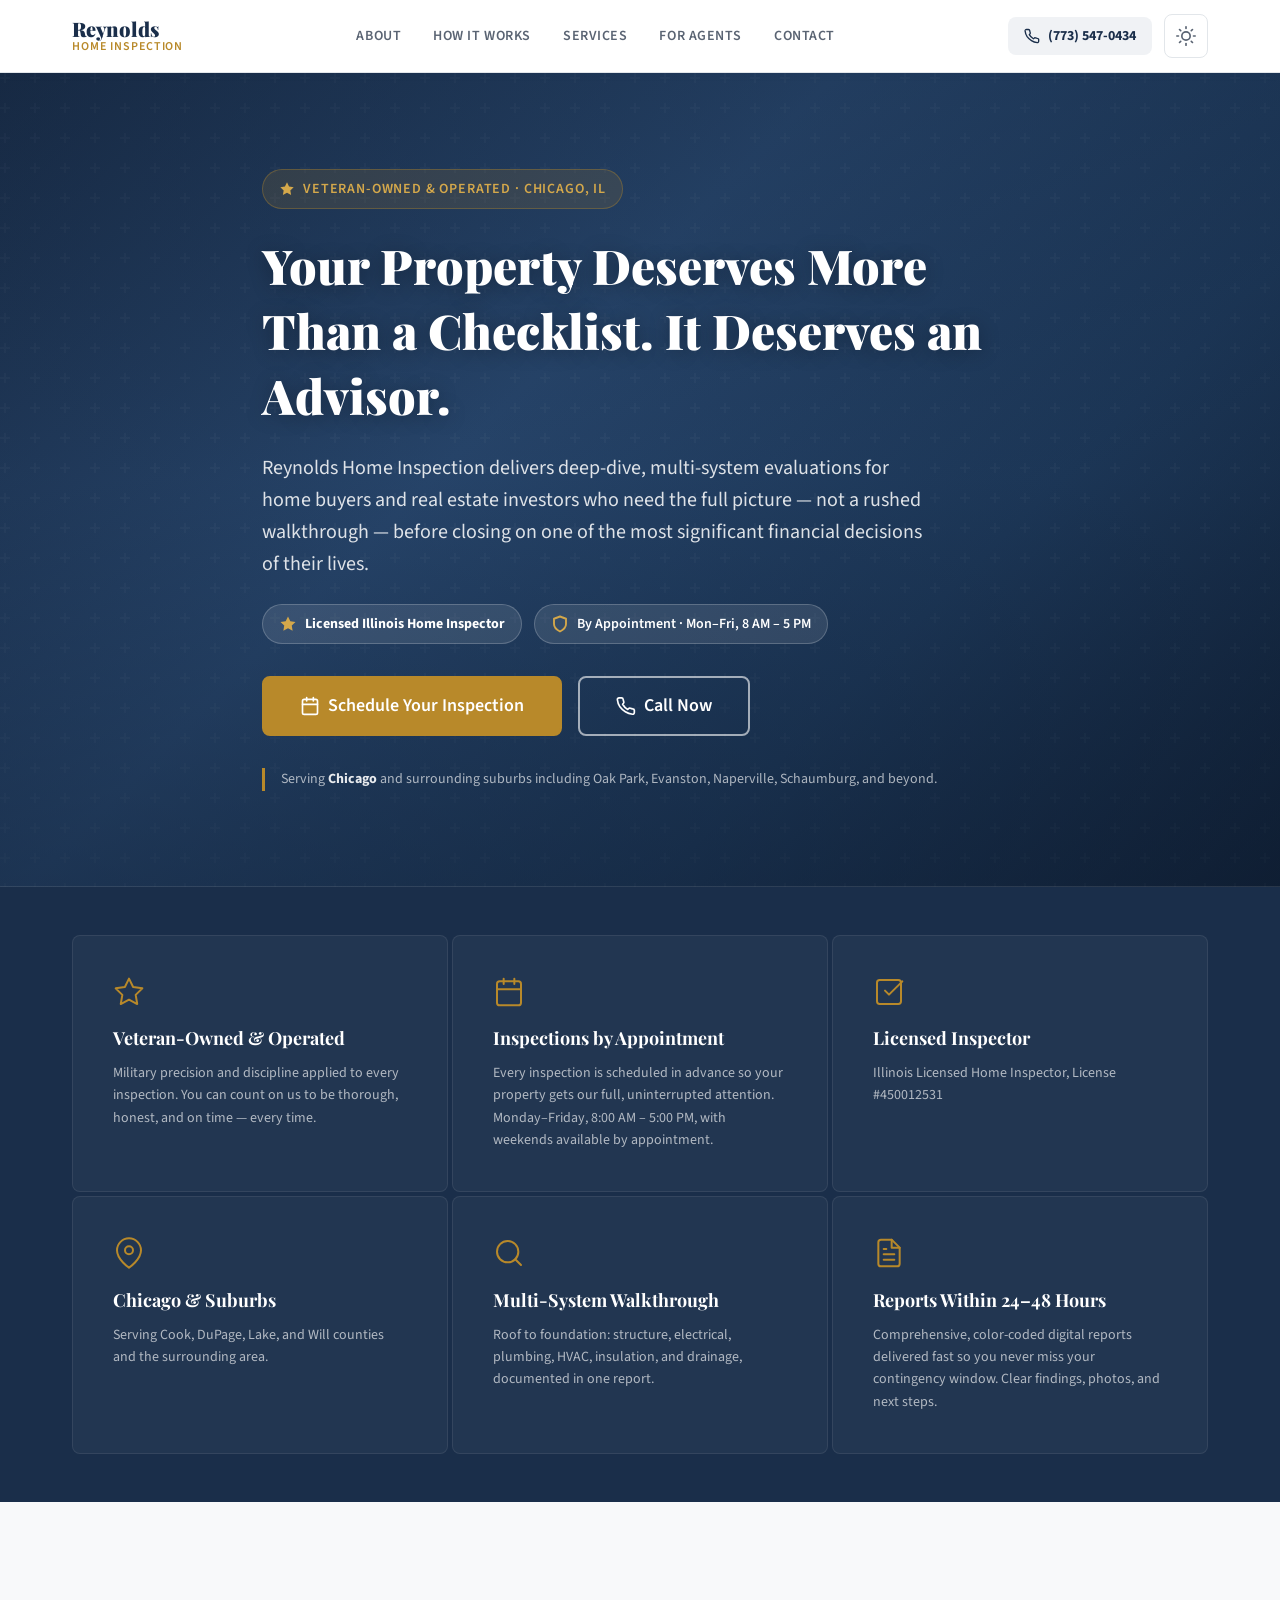
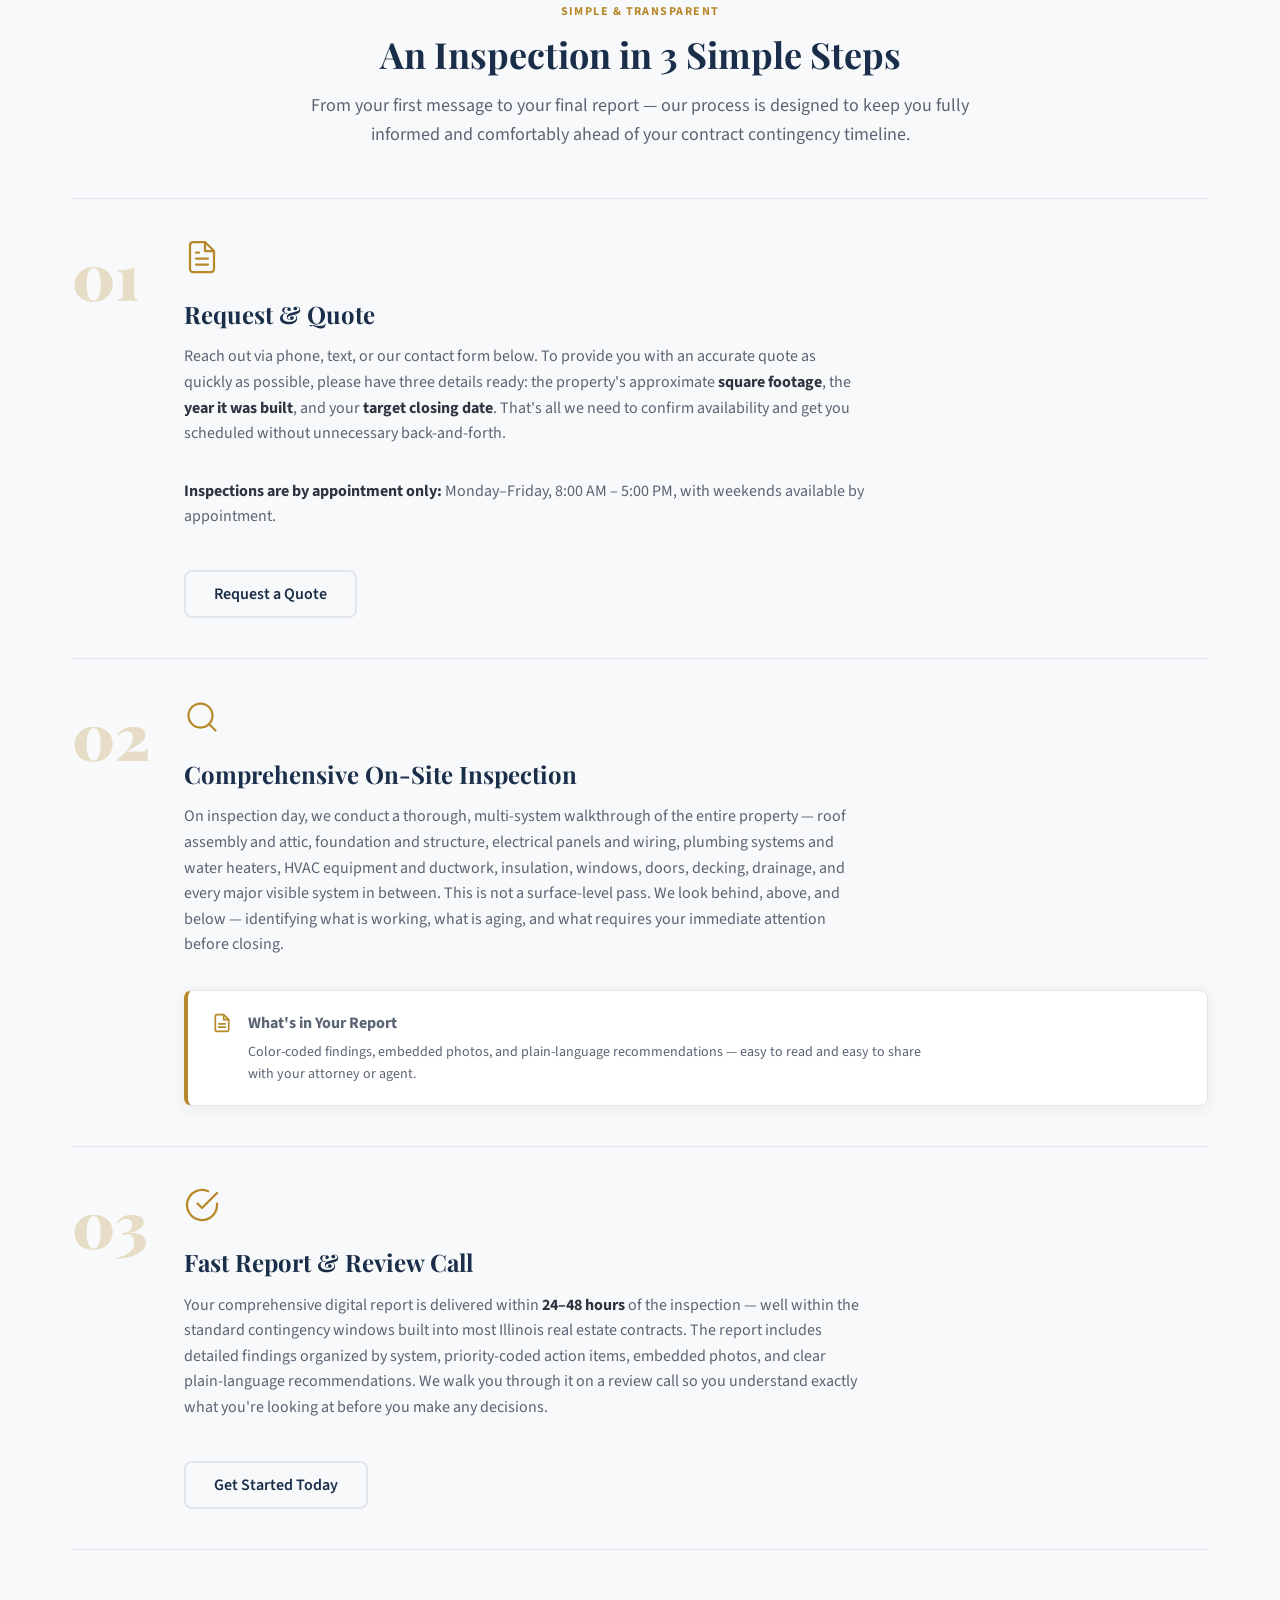
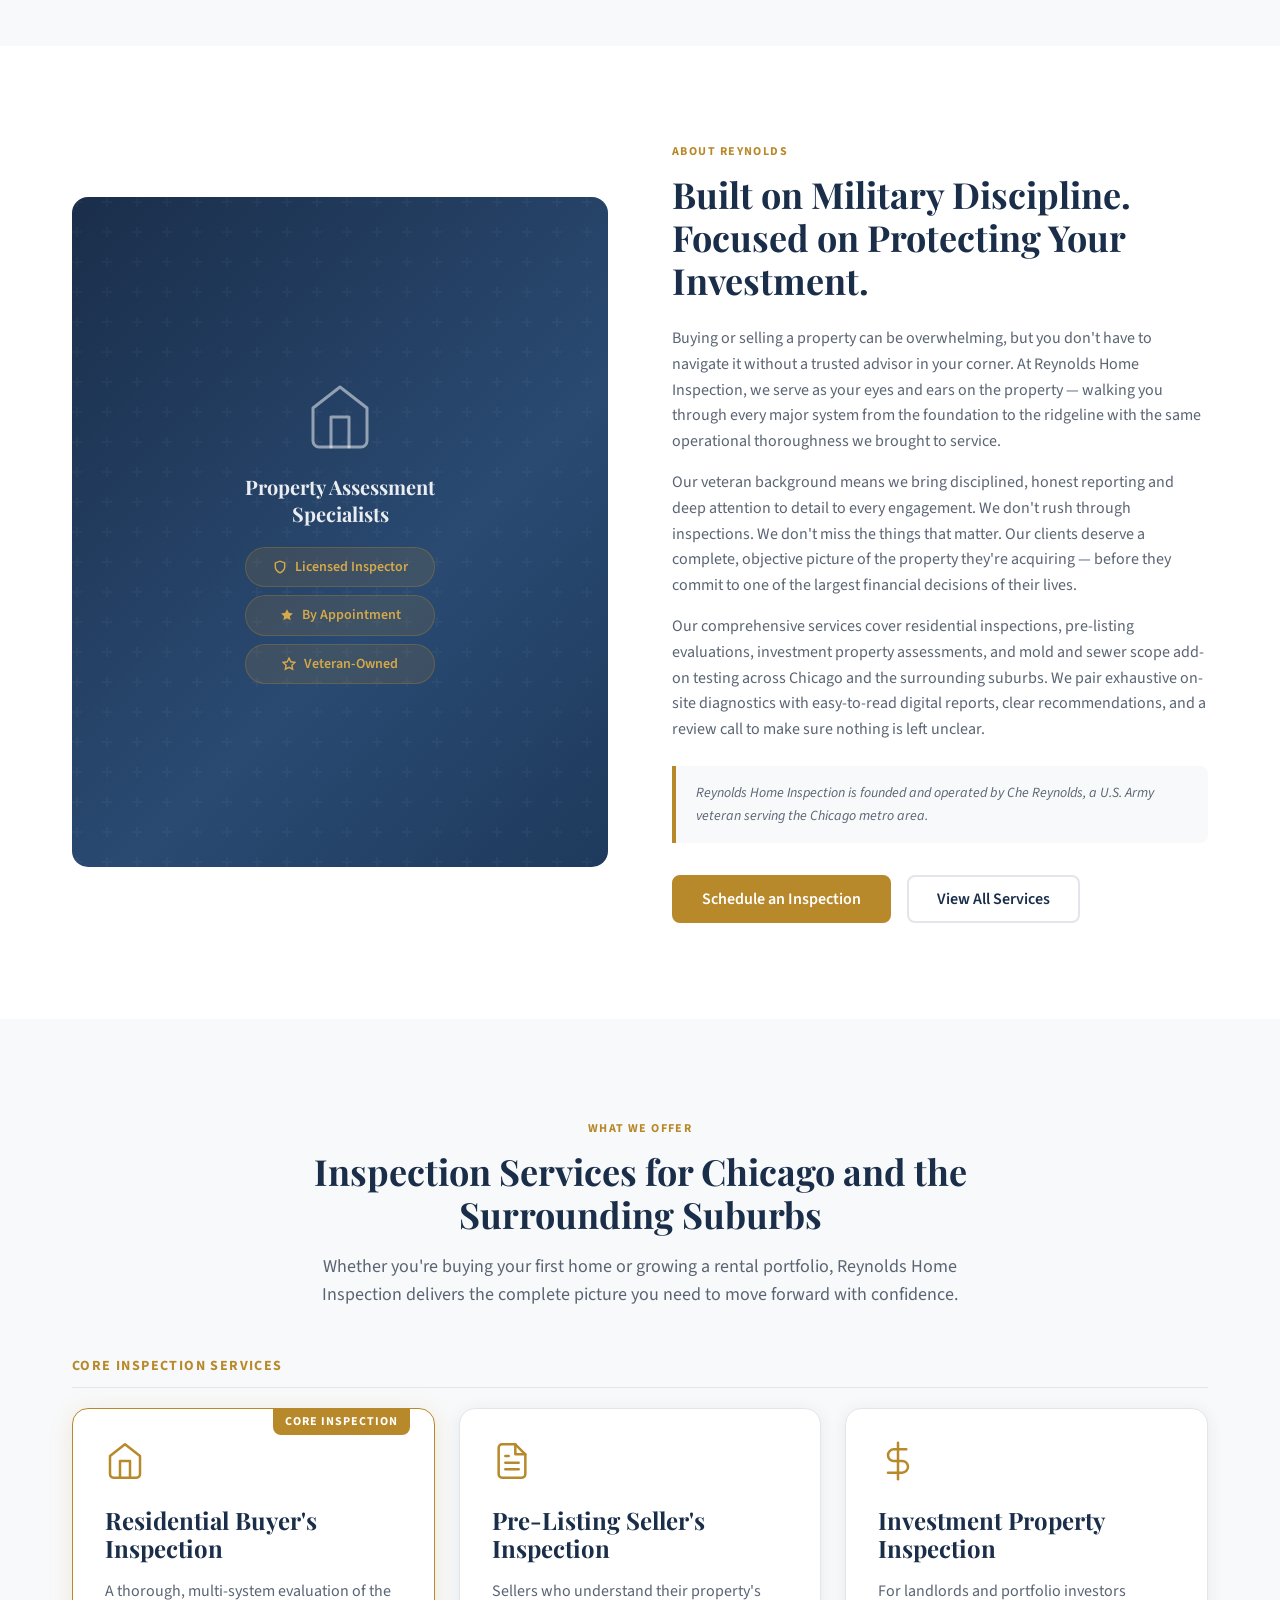
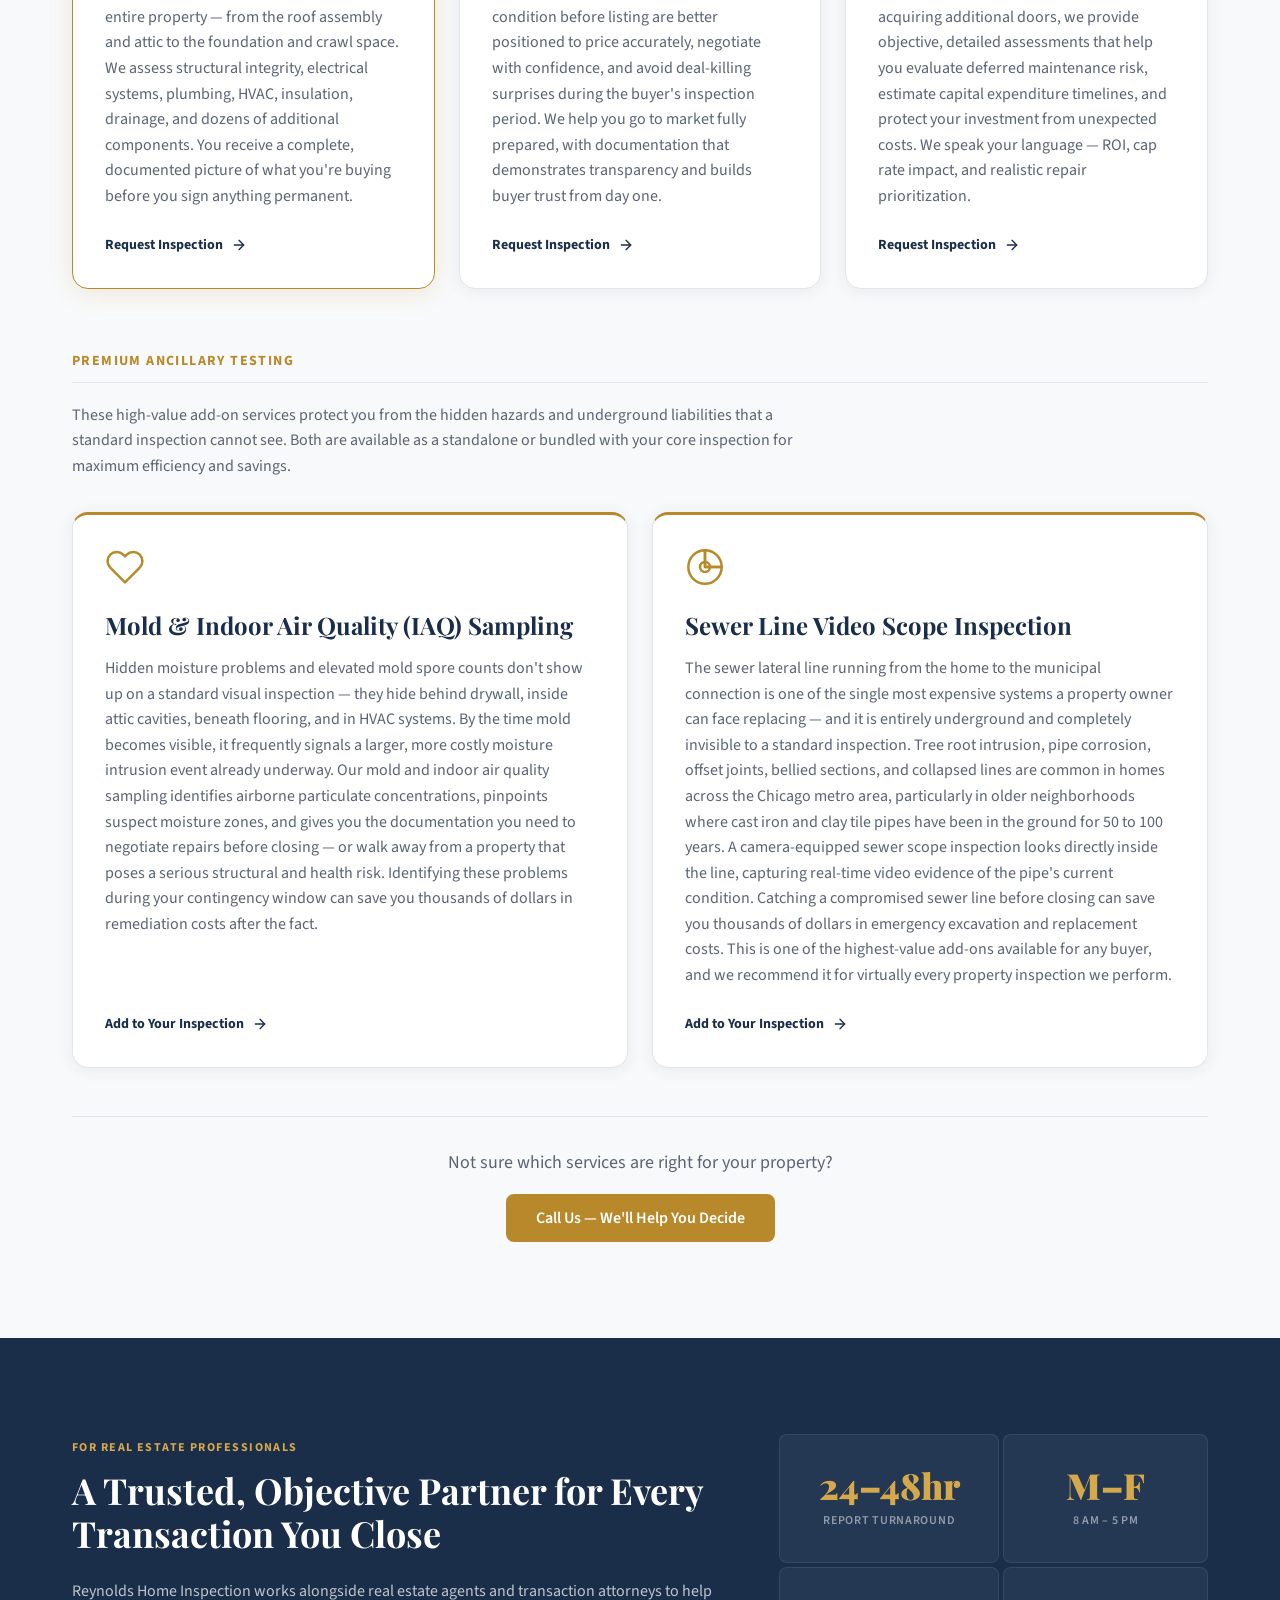
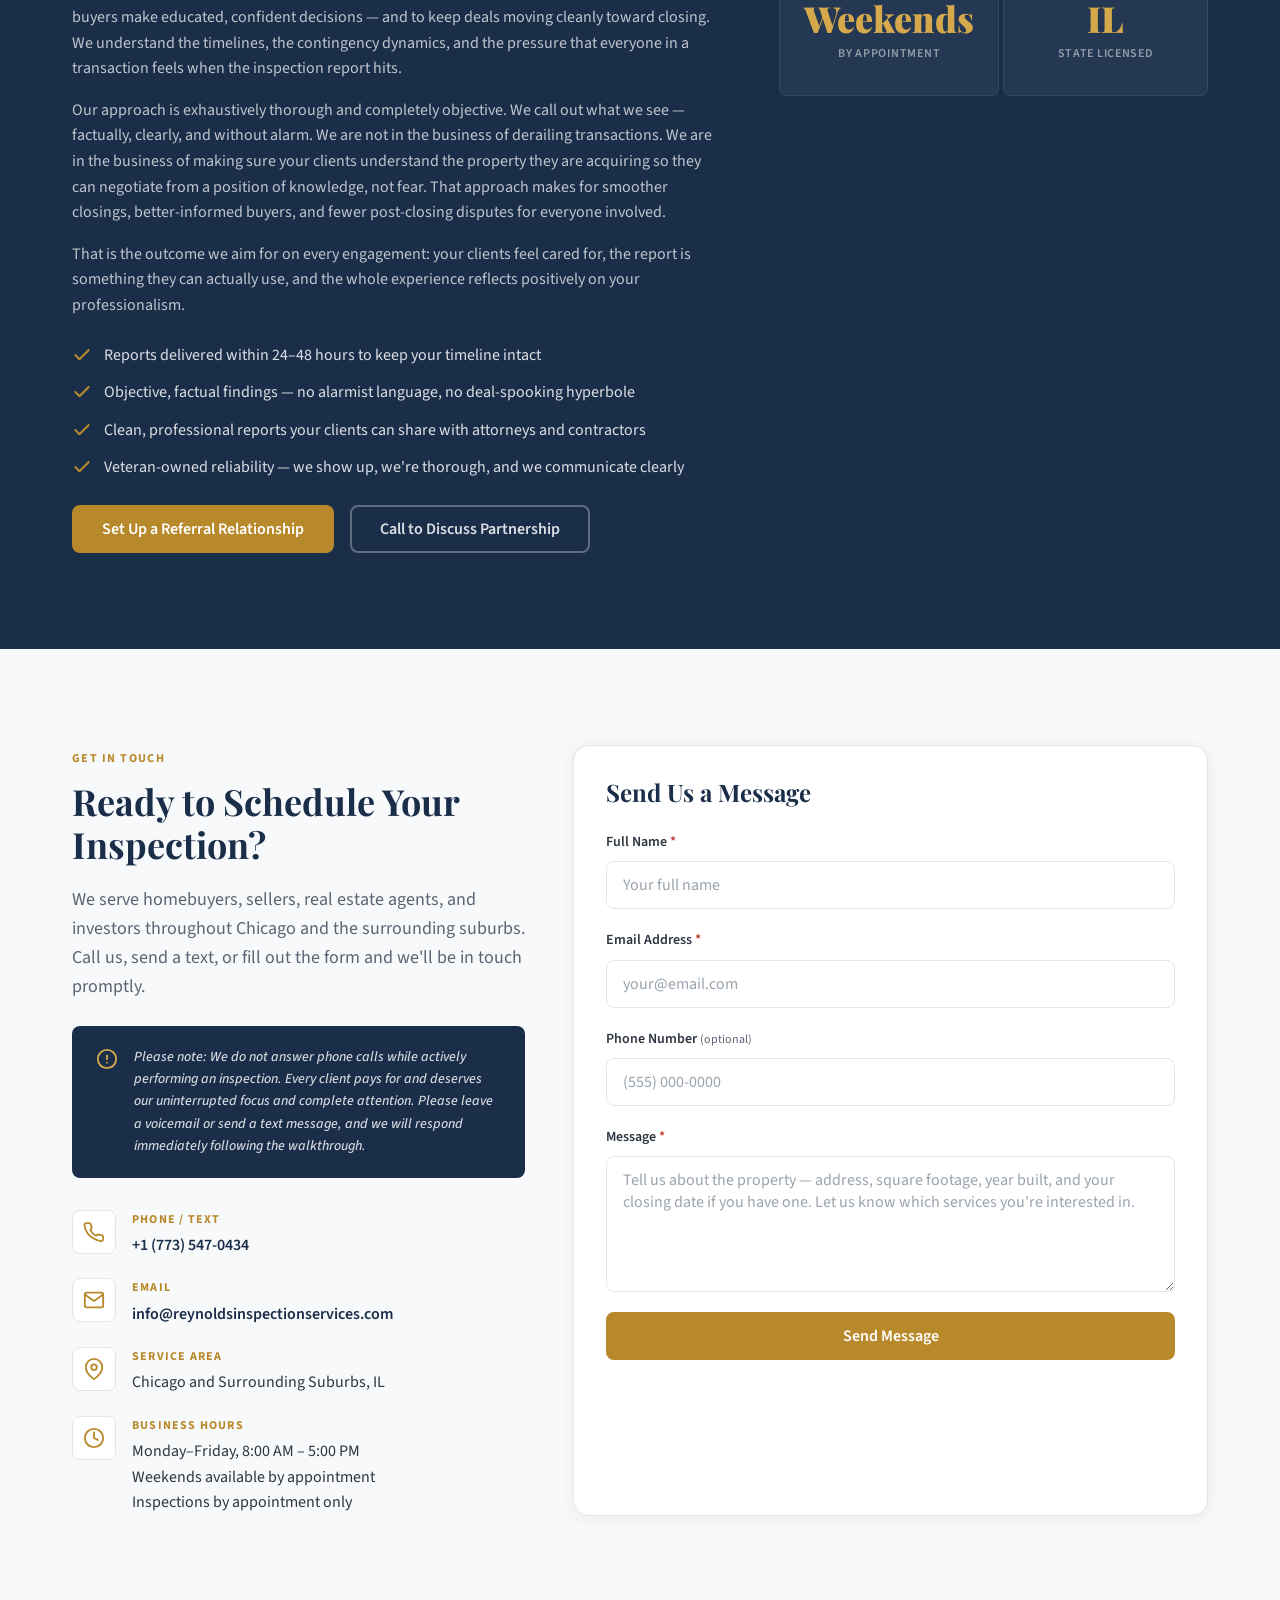
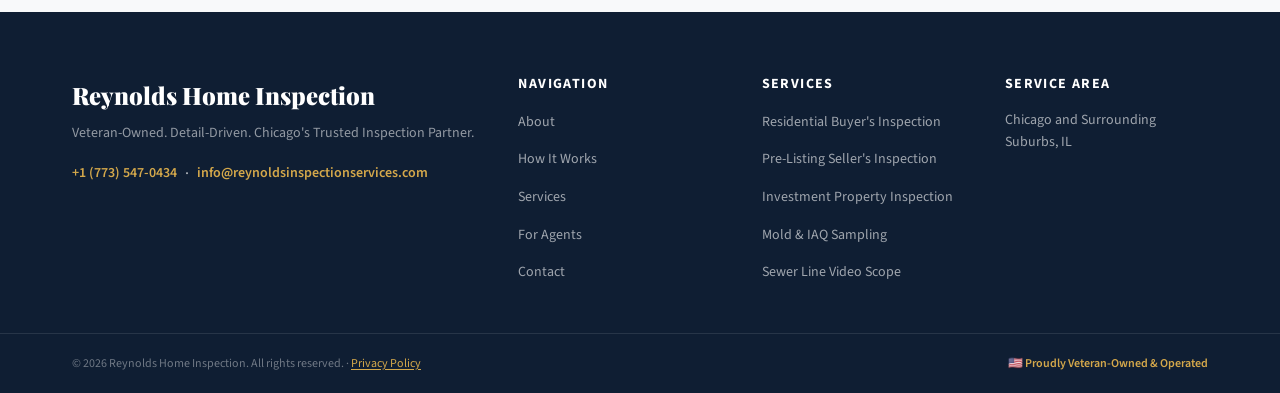
<file: index.html>
<!DOCTYPE html>
<html lang="en">
<head>
  <!--
  ============================================================
  BUSINESS OPERATIONS NOTES — Reynolds Home Inspection
  ============================================================
  - Phone: search for "+1 (773) 547-0434" / "tel:+17735470434"
  - Email: search for "info@reynoldsinspectionservices.com"
  - License #: Trust section "Licensed Inspector" card
  - Hours: contact section + JSON-LD "openingHours"
  - Live domain: https://reynoldsinspectionservices.com/
  - Form backend: Formspree (see <form action> and script.js)
  - Reviews: add a testimonials section only with real, permissioned reviews
  ============================================================
  -->

  <!-- ===================== SEO: Core Meta ===================== -->
  <meta charset="UTF-8">
  <meta name="viewport" content="width=device-width, initial-scale=1.0">
  <title>Reynolds Home Inspection | Veteran-Owned Asset Protection Inspections in Chicago</title>
  <meta name="description" content="Reynolds Home Inspection is a veteran-owned property inspection company serving Chicago and surrounding suburbs. Thorough, educational inspections for buyers and investors. Mold and sewer scope testing, and more. Inspections by appointment. Call +1 (773) 547-0434.">

  <!-- ===================== SEO: Canonical ===================== -->
  <link rel="canonical" href="https://reynoldsinspectionservices.com/">

  <!-- ===================== SEO: Open Graph ===================== -->
  <meta property="og:type" content="website">
  <meta property="og:title" content="Reynolds Home Inspection | Veteran-Owned Asset Protection Inspections in Chicago">
  <meta property="og:description" content="Deep-dive property inspections for buyers and investors across Chicago and the suburbs. Not a checklist — a complete education on your property.">
  <meta property="og:url" content="https://reynoldsinspectionservices.com/">
  <meta property="og:image" content="https://reynoldsinspectionservices.com/og-image.jpg">
  <meta property="og:site_name" content="Reynolds Home Inspection">

  <!-- ===================== SEO: Twitter Card ===================== -->
  <meta name="twitter:card" content="summary_large_image">
  <meta name="twitter:title" content="Reynolds Home Inspection | Veteran-Owned Asset Protection Inspections in Chicago">
  <meta name="twitter:description" content="Deep-dive property inspections for buyers and investors across Chicago and the suburbs. Not a checklist — a complete education on your property.">
  <meta name="twitter:image" content="https://reynoldsinspectionservices.com/og-image.jpg">

  <!-- ===================== Local SEO: JSON-LD Schema ===================== -->
  <script type="application/ld+json">
  {
    "@context": "https://schema.org",
    "@type": "LocalBusiness",
    "name": "Reynolds Home Inspection",
    "description": "Veteran-owned property inspection company serving Chicago and surrounding suburbs. Residential, pre-listing, investment, mold, and sewer scope inspections, by appointment.",
    "url": "https://reynoldsinspectionservices.com/",
    "telephone": "+17735470434",
    "email": "info@reynoldsinspectionservices.com",
    "areaServed": [
      "Chicago",
      "Chicago Suburbs",
      "Cook County",
      "DuPage County",
      "Lake County",
      "Will County"
    ],
    "openingHours": "Mo-Fr 08:00-17:00",
    "priceRange": "$$",
    "hasOfferCatalog": {
      "@type": "OfferCatalog",
      "name": "Inspection Services",
      "itemListElement": [
        {"@type": "Offer", "itemOffered": {"@type": "Service", "name": "Residential Property Inspections"}},
        {"@type": "Offer", "itemOffered": {"@type": "Service", "name": "Pre-Listing Inspections"}},
        {"@type": "Offer", "itemOffered": {"@type": "Service", "name": "Investment Property Inspections"}},
        {"@type": "Offer", "itemOffered": {"@type": "Service", "name": "Mold & Indoor Air Quality Sampling"}},
        {"@type": "Offer", "itemOffered": {"@type": "Service", "name": "Sewer Line Video Scope Inspection"}}
      ]
    }
  }
  </script>

  <!-- ===================== Google Analytics ===================== -->
  <!-- Google tag (gtag.js) -->
  <script async src="https://www.googletagmanager.com/gtag/js?id=G-12Y1KSW8J0"></script>
  <script>
    window.dataLayer = window.dataLayer || [];
    function gtag(){dataLayer.push(arguments);}
    gtag('js', new Date());
    gtag('config', 'G-12Y1KSW8J0');
  </script>

  <!-- ===================== Microsoft Clarity ===================== -->
  <script type="text/javascript">
    (function(c,l,a,r,i,t,y){
        c[a]=c[a]||function(){(c[a].q=c[a].q||[]).push(arguments)};
        t=l.createElement(r);t.async=1;t.src="https://www.clarity.ms/tag/"+i;
        y=l.getElementsByTagName(r)[0];y.parentNode.insertBefore(t,y);
    })(window, document, "clarity", "script", "x6fz7l21o5");
  </script>

  <link rel="stylesheet" href="styles.css">

  <!-- Preconnect for Google Fonts -->
  <link rel="preconnect" href="https://fonts.googleapis.com">
  <link rel="preconnect" href="https://fonts.gstatic.com" crossorigin>
  <link href="https://fonts.googleapis.com/css2?family=Playfair+Display:wght@700;900&family=Source+Sans+3:wght@400;500;600;700&display=swap" rel="stylesheet">
</head>

<body>

  <!-- ============================================================
       SKIP NAVIGATION (Accessibility)
       ============================================================ -->
  <a href="#main-content" class="skip-link">Skip to main content</a>

  <!-- ============================================================
       STICKY HEADER / NAVIGATION
       ============================================================ -->
  <header class="site-header" role="banner">
    <div class="container header-inner">

      <!-- Logo / Business Name -->
      <a href="#hero" class="logo" aria-label="Reynolds Home Inspection — Home">
        <span class="logo-main">Reynolds</span>
        <span class="logo-sub">Home Inspection</span>
      </a>

      <!-- Desktop Navigation -->
      <nav class="nav-desktop" aria-label="Primary navigation">
        <ul role="list">
          <li><a href="#about">About</a></li>
          <li><a href="#process">How It Works</a></li>
          <li><a href="#services">Services</a></li>
          <li><a href="#agents">For Agents</a></li>
          <li><a href="#contact">Contact</a></li>
        </ul>
      </nav>

      <!-- Header Right: Phone + Theme Toggle + Hamburger -->
      <div class="header-actions">
        <!-- EDITABLE: Update phone number here -->
        <a href="tel:+17735470434" class="header-phone" aria-label="Call Reynolds Home Inspection at +1 773 547 0434">
          <svg aria-hidden="true" focusable="false" width="16" height="16" viewBox="0 0 24 24" fill="none" stroke="currentColor" stroke-width="2" stroke-linecap="round" stroke-linejoin="round"><path d="M22 16.92v3a2 2 0 0 1-2.18 2 19.79 19.79 0 0 1-8.63-3.07A19.5 19.5 0 0 1 4.69 13a19.79 19.79 0 0 1-3.07-8.67A2 2 0 0 1 3.6 2.25h3a2 2 0 0 1 2 1.72 12.84 12.84 0 0 0 .7 2.81 2 2 0 0 1-.45 2.11L7.91 9.91a16 16 0 0 0 6.18 6.18l1.01-.86a2 2 0 0 1 2.11-.45 12.84 12.84 0 0 0 2.81.7A2 2 0 0 1 22 17.25v-.33z"/></svg>
          <span>(773) 547-0434</span>
        </a>

        <!-- Dark/Light Mode Toggle -->
        <button class="theme-toggle" id="themeToggle" aria-label="Toggle dark mode" aria-pressed="false">
          <svg class="icon-sun" aria-hidden="true" focusable="false" width="20" height="20" viewBox="0 0 24 24" fill="none" stroke="currentColor" stroke-width="2" stroke-linecap="round" stroke-linejoin="round"><circle cx="12" cy="12" r="5"/><line x1="12" y1="1" x2="12" y2="3"/><line x1="12" y1="21" x2="12" y2="23"/><line x1="4.22" y1="4.22" x2="5.64" y2="5.64"/><line x1="18.36" y1="18.36" x2="19.78" y2="19.78"/><line x1="1" y1="12" x2="3" y2="12"/><line x1="21" y1="12" x2="23" y2="12"/><line x1="4.22" y1="19.78" x2="5.64" y2="18.36"/><line x1="18.36" y1="5.64" x2="19.78" y2="4.22"/></svg>
          <svg class="icon-moon" aria-hidden="true" focusable="false" width="20" height="20" viewBox="0 0 24 24" fill="none" stroke="currentColor" stroke-width="2" stroke-linecap="round" stroke-linejoin="round"><path d="M21 12.79A9 9 0 1 1 11.21 3 7 7 0 0 0 21 12.79z"/></svg>
        </button>

        <!-- Mobile Hamburger -->
        <button class="hamburger" id="hamburgerBtn" aria-label="Open navigation menu" aria-expanded="false" aria-controls="mobileMenu">
          <span class="hamburger-bar"></span>
          <span class="hamburger-bar"></span>
          <span class="hamburger-bar"></span>
        </button>
      </div>
    </div>

    <!-- Mobile Navigation Menu -->
    <nav class="nav-mobile" id="mobileMenu" aria-label="Mobile navigation" aria-hidden="true">
      <ul role="list">
        <li><a href="#about" class="mobile-nav-link">About</a></li>
        <li><a href="#process" class="mobile-nav-link">How It Works</a></li>
        <li><a href="#services" class="mobile-nav-link">Services</a></li>
        <li><a href="#agents" class="mobile-nav-link">For Agents</a></li>
        <li><a href="#contact" class="mobile-nav-link">Contact</a></li>
        <li>
          <!-- EDITABLE: Update phone number here -->
          <a href="tel:+17735470434" class="mobile-nav-link mobile-nav-call">
            Call: (773) 547-0434
          </a>
        </li>
      </ul>
    </nav>
  </header>

  <!-- ============================================================
       MAIN CONTENT
       ============================================================ -->
  <main id="main-content">

    <!-- ==========================================================
         SECTION 1: HERO
         ========================================================== -->
    <section class="hero" id="hero" aria-labelledby="hero-heading">
      <div class="hero-bg" aria-hidden="true"></div>
      <div class="hero-overlay" aria-hidden="true"></div>

      <div class="container hero-content">
        <div class="hero-badge">
          <svg aria-hidden="true" focusable="false" width="16" height="16" viewBox="0 0 24 24" fill="currentColor"><path d="M12 2l3.09 6.26L22 9.27l-5 4.87 1.18 6.88L12 17.77l-6.18 3.25L7 14.14 2 9.27l6.91-1.01L12 2z"/></svg>
          Veteran-Owned &amp; Operated · Chicago, IL
        </div>

        <h1 id="hero-heading">
          Your Property Deserves More Than a Checklist. It Deserves an Advisor.
        </h1>

        <p class="hero-sub">
          Reynolds Home Inspection delivers deep-dive, multi-system evaluations for home buyers and real estate investors who need the full picture — not a rushed walkthrough — before closing on one of the most significant financial decisions of their lives.
        </p>

        <div class="hero-trust-badges" aria-label="Trust credentials">
          <div class="hero-trust-badge">
            <svg aria-hidden="true" focusable="false" width="18" height="18" viewBox="0 0 24 24" fill="currentColor"><path d="M12 2l3.09 6.26L22 9.27l-5 4.87 1.18 6.88L12 17.77l-6.18 3.25L7 14.14 2 9.27l6.91-1.01L12 2z"/></svg>
            <span><strong>Licensed Illinois Home Inspector</strong></span>
          </div>
          <div class="hero-trust-badge">
            <svg aria-hidden="true" focusable="false" width="18" height="18" viewBox="0 0 24 24" fill="none" stroke="currentColor" stroke-width="2.5" stroke-linecap="round" stroke-linejoin="round"><path d="M12 22s8-4 8-10V5l-8-3-8 3v7c0 6 8 10 8 10z"/></svg>
            <span>By Appointment · Mon–Fri, 8 AM – 5 PM</span>
          </div>
        </div>

        <div class="hero-ctas">
          <!-- Primary CTA -->
          <a href="#contact" class="btn btn-primary btn-lg">
            <svg aria-hidden="true" focusable="false" width="20" height="20" viewBox="0 0 24 24" fill="none" stroke="currentColor" stroke-width="2" stroke-linecap="round" stroke-linejoin="round"><rect x="3" y="4" width="18" height="18" rx="2" ry="2"/><line x1="16" y1="2" x2="16" y2="6"/><line x1="8" y1="2" x2="8" y2="6"/><line x1="3" y1="10" x2="21" y2="10"/></svg>
            Schedule Your Inspection
          </a>
          <!-- Secondary CTA -->
          <a href="tel:+17735470434" class="btn btn-secondary btn-lg">
            <svg aria-hidden="true" focusable="false" width="20" height="20" viewBox="0 0 24 24" fill="none" stroke="currentColor" stroke-width="2" stroke-linecap="round" stroke-linejoin="round"><path d="M22 16.92v3a2 2 0 0 1-2.18 2 19.79 19.79 0 0 1-8.63-3.07A19.5 19.5 0 0 1 4.69 13a19.79 19.79 0 0 1-3.07-8.67A2 2 0 0 1 3.6 2.25h3a2 2 0 0 1 2 1.72 12.84 12.84 0 0 0 .7 2.81 2 2 0 0 1-.45 2.11L7.91 9.91a16 16 0 0 0 6.18 6.18l1.01-.86a2 2 0 0 1 2.11-.45 12.84 12.84 0 0 0 2.81.7A2 2 0 0 1 22 17.25v-.33z"/></svg>
            Call Now
          </a>
        </div>

        <p class="hero-service-area">
          Serving <strong>Chicago</strong> and surrounding suburbs including
          <!-- EDITABLE: List your specific service area suburbs here -->
          Oak Park, Evanston, Naperville, Schaumburg, and beyond.
        </p>
      </div>
    </section>

    <!-- ==========================================================
         SECTION 2: TRUST & CREDENTIALS
         ========================================================== -->
    <section class="trust-section" id="trust" aria-labelledby="trust-heading">
      <div class="container">
        <h2 id="trust-heading" class="sr-only">Our Credentials and Trust Signals</h2>

        <div class="trust-grid">

          <!-- Trust Card: Veteran-Owned -->
          <div class="trust-card">
            <div class="trust-icon" aria-hidden="true">
              <svg width="32" height="32" viewBox="0 0 24 24" fill="none" stroke="currentColor" stroke-width="1.5" stroke-linecap="round" stroke-linejoin="round"><polygon points="12 2 15.09 8.26 22 9.27 17 14.14 18.18 21.02 12 17.77 5.82 21.02 7 14.14 2 9.27 8.91 8.26 12 2"/></svg>
            </div>
            <h3>Veteran-Owned &amp; Operated</h3>
            <p>Military precision and discipline applied to every inspection. You can count on us to be thorough, honest, and on time — every time.</p>
          </div>

          <!-- Trust Card: By Appointment -->
          <div class="trust-card">
            <div class="trust-icon" aria-hidden="true">
              <svg width="32" height="32" viewBox="0 0 24 24" fill="none" stroke="currentColor" stroke-width="1.5" stroke-linecap="round" stroke-linejoin="round"><rect x="3" y="4" width="18" height="18" rx="2" ry="2"/><line x1="16" y1="2" x2="16" y2="6"/><line x1="8" y1="2" x2="8" y2="6"/><line x1="3" y1="10" x2="21" y2="10"/></svg>
            </div>
            <h3>Inspections by Appointment</h3>
            <p>Every inspection is scheduled in advance so your property gets our full, uninterrupted attention. Monday–Friday, 8:00 AM – 5:00 PM, with weekends available by appointment.</p>
          </div>

          <!-- Trust Card: Licensed -->
          <div class="trust-card">
            <div class="trust-icon" aria-hidden="true">
              <svg width="32" height="32" viewBox="0 0 24 24" fill="none" stroke="currentColor" stroke-width="1.5" stroke-linecap="round" stroke-linejoin="round"><rect x="3" y="3" width="18" height="18" rx="2"/><polyline points="9 11 12 14 22 4"/></svg>
            </div>
            <h3>Licensed Inspector</h3>
            <p>Illinois Licensed Home Inspector, License #450012531</p>
          </div>

          <!-- Trust Card: Service Area -->
          <div class="trust-card">
            <div class="trust-icon" aria-hidden="true">
              <svg width="32" height="32" viewBox="0 0 24 24" fill="none" stroke="currentColor" stroke-width="1.5" stroke-linecap="round" stroke-linejoin="round"><path d="M21 10c0 7-9 13-9 13s-9-6-9-13a9 9 0 0 1 18 0z"/><circle cx="12" cy="10" r="3"/></svg>
            </div>
            <h3>Chicago &amp; Suburbs</h3>
            <p>Serving Cook, DuPage, Lake, and Will counties and the surrounding area.</p>
          </div>

          <!-- Trust Card: Walkthrough -->
          <div class="trust-card">
            <div class="trust-icon" aria-hidden="true">
              <svg width="32" height="32" viewBox="0 0 24 24" fill="none" stroke="currentColor" stroke-width="1.5" stroke-linecap="round" stroke-linejoin="round"><circle cx="11" cy="11" r="8"/><line x1="21" y1="21" x2="16.65" y2="16.65"/></svg>
            </div>
            <h3>Multi-System Walkthrough</h3>
            <p>Roof to foundation: structure, electrical, plumbing, HVAC, insulation, and drainage, documented in one report.</p>
          </div>

          <!-- Trust Card: Reports -->
          <div class="trust-card">
            <div class="trust-icon" aria-hidden="true">
              <svg width="32" height="32" viewBox="0 0 24 24" fill="none" stroke="currentColor" stroke-width="1.5" stroke-linecap="round" stroke-linejoin="round"><path d="M14 2H6a2 2 0 0 0-2 2v16a2 2 0 0 0 2 2h12a2 2 0 0 0 2-2V8z"/><polyline points="14 2 14 8 20 8"/><line x1="16" y1="13" x2="8" y2="13"/><line x1="16" y1="17" x2="8" y2="17"/><polyline points="10 9 9 9 8 9"/></svg>
            </div>
            <h3>Reports Within 24–48 Hours</h3>
            <p>Comprehensive, color-coded digital reports delivered fast so you never miss your contingency window. Clear findings, photos, and next steps.</p>
          </div>

        </div>
      </div>
    </section>

    <!-- ==========================================================
         SECTION 3: HOW IT WORKS — 3-STEP PROCESS
         ========================================================== -->
    <section class="process-section" id="process" aria-labelledby="process-heading">
      <div class="container">
        <div class="section-header">
          <span class="section-label">Simple &amp; Transparent</span>
          <h2 id="process-heading">An Inspection in 3 Simple Steps</h2>
          <p class="section-intro">From your first message to your final report — our process is designed to keep you fully informed and comfortably ahead of your contract contingency timeline.</p>
        </div>

        <div class="process-steps">

          <!-- Step 1 -->
          <div class="process-step" aria-labelledby="step-1-title">
            <div class="process-step-number" aria-hidden="true">01</div>
            <div class="process-step-content">
              <div class="process-step-icon" aria-hidden="true">
                <svg width="36" height="36" viewBox="0 0 24 24" fill="none" stroke="currentColor" stroke-width="1.5" stroke-linecap="round" stroke-linejoin="round"><path d="M14 2H6a2 2 0 0 0-2 2v16a2 2 0 0 0 2 2h12a2 2 0 0 0 2-2V8z"/><polyline points="14 2 14 8 20 8"/><line x1="16" y1="13" x2="8" y2="13"/><line x1="16" y1="17" x2="8" y2="17"/><polyline points="10 9 9 9 8 9"/></svg>
              </div>
              <h3 id="step-1-title">Request &amp; Quote</h3>
              <p>Reach out via phone, text, or our contact form below. To provide you with an accurate quote as quickly as possible, please have three details ready: the property's approximate <strong>square footage</strong>, the <strong>year it was built</strong>, and your <strong>target closing date</strong>. That's all we need to confirm availability and get you scheduled without unnecessary back-and-forth.</p>
              <p class="process-step-note"><strong>Inspections are by appointment only:</strong> Monday–Friday, 8:00 AM – 5:00 PM, with weekends available by appointment.</p>
              <a href="#contact" class="btn btn-outline process-step-cta">Request a Quote</a>
            </div>
          </div>

          <!-- Connector -->
          <div class="process-connector" aria-hidden="true"></div>

          <!-- Step 2 -->
          <div class="process-step" aria-labelledby="step-2-title">
            <div class="process-step-number" aria-hidden="true">02</div>
            <div class="process-step-content">
              <div class="process-step-icon" aria-hidden="true">
                <svg width="36" height="36" viewBox="0 0 24 24" fill="none" stroke="currentColor" stroke-width="1.5" stroke-linecap="round" stroke-linejoin="round"><circle cx="11" cy="11" r="8"/><line x1="21" y1="21" x2="16.65" y2="16.65"/></svg>
              </div>
              <h3 id="step-2-title">Comprehensive On-Site Inspection</h3>
              <p>On inspection day, we conduct a thorough, multi-system walkthrough of the entire property — roof assembly and attic, foundation and structure, electrical panels and wiring, plumbing systems and water heaters, HVAC equipment and ductwork, insulation, windows, doors, decking, drainage, and every major visible system in between. This is not a surface-level pass. We look behind, above, and below — identifying what is working, what is aging, and what requires your immediate attention before closing.</p>
              <div class="process-step-sample">
                <svg aria-hidden="true" focusable="false" width="20" height="20" viewBox="0 0 24 24" fill="none" stroke="currentColor" stroke-width="2" stroke-linecap="round" stroke-linejoin="round"><path d="M14 2H6a2 2 0 0 0-2 2v16a2 2 0 0 0 2 2h12a2 2 0 0 0 2-2V8z"/><polyline points="14 2 14 8 20 8"/><line x1="16" y1="13" x2="8" y2="13"/><line x1="16" y1="17" x2="8" y2="17"/></svg>
                <div>
                  <p class="process-step-sample-title">What's in Your Report</p>
                  <p class="process-step-sample-desc">Color-coded findings, embedded photos, and plain-language recommendations — easy to read and easy to share with your attorney or agent.</p>
                </div>
              </div>
            </div>
          </div>

          <!-- Connector -->
          <div class="process-connector" aria-hidden="true"></div>

          <!-- Step 3 -->
          <div class="process-step" aria-labelledby="step-3-title">
            <div class="process-step-number" aria-hidden="true">03</div>
            <div class="process-step-content">
              <div class="process-step-icon" aria-hidden="true">
                <svg width="36" height="36" viewBox="0 0 24 24" fill="none" stroke="currentColor" stroke-width="1.5" stroke-linecap="round" stroke-linejoin="round"><path d="M22 11.08V12a10 10 0 1 1-5.93-9.14"/><polyline points="22 4 12 14.01 9 11.01"/></svg>
              </div>
              <h3 id="step-3-title">Fast Report &amp; Review Call</h3>
              <p>Your comprehensive digital report is delivered within <strong>24–48 hours</strong> of the inspection — well within the standard contingency windows built into most Illinois real estate contracts. The report includes detailed findings organized by system, priority-coded action items, embedded photos, and clear plain-language recommendations. We walk you through it on a review call so you understand exactly what you're looking at before you make any decisions.</p>
              <a href="#contact" class="btn btn-outline process-step-cta">Get Started Today</a>
            </div>
          </div>

        </div>
      </div>
    </section>

    <!-- ==========================================================
         SECTION 4: ABOUT
         ========================================================== -->
    <section class="about-section" id="about" aria-labelledby="about-heading">
      <div class="container about-inner">

        <!-- About Visual: Property Icon Block -->
        <div class="about-image-wrapper">
          <div class="about-visual-block" role="img" aria-label="Reynolds Home Inspection — Veteran-Owned Property Assessment">
            <div class="about-visual-inner">
              <svg aria-hidden="true" focusable="false" width="72" height="72" viewBox="0 0 24 24" fill="none" stroke="currentColor" stroke-width="1" stroke-linecap="round" stroke-linejoin="round"><path d="M3 9l9-7 9 7v11a2 2 0 0 1-2 2H5a2 2 0 0 1-2-2z"/><polyline points="9 22 9 12 15 12 15 22"/></svg>
              <p class="about-visual-label">Property Assessment<br>Specialists</p>
              <div class="about-visual-badges">
                <span class="about-visual-badge">
                  <svg aria-hidden="true" width="14" height="14" viewBox="0 0 24 24" fill="none" stroke="currentColor" stroke-width="2.5"><path d="M12 22s8-4 8-10V5l-8-3-8 3v7c0 6 8 10 8 10z"/></svg>
                  Licensed Inspector
                </span>
                <span class="about-visual-badge">
                  <svg aria-hidden="true" width="14" height="14" viewBox="0 0 24 24" fill="currentColor"><path d="M12 2l3.09 6.26L22 9.27l-5 4.87 1.18 6.88L12 17.77l-6.18 3.25L7 14.14 2 9.27l6.91-1.01L12 2z"/></svg>
                  By Appointment
                </span>
                <span class="about-visual-badge">
                  <svg aria-hidden="true" width="14" height="14" viewBox="0 0 24 24" fill="none" stroke="currentColor" stroke-width="2.5"><polygon points="12 2 15.09 8.26 22 9.27 17 14.14 18.18 21.02 12 17.77 5.82 21.02 7 14.14 2 9.27 8.91 8.26 12 2"/></svg>
                  Veteran-Owned
                </span>
              </div>
            </div>
          </div>
        </div>

        <!-- About Copy -->
        <div class="about-copy">
          <span class="section-label">About Reynolds</span>
          <h2 id="about-heading">Built on Military Discipline. Focused on Protecting Your Investment.</h2>

          <p>Buying or selling a property can be overwhelming, but you don't have to navigate it without a trusted advisor in your corner. At Reynolds Home Inspection, we serve as your eyes and ears on the property — walking you through every major system from the foundation to the ridgeline with the same operational thoroughness we brought to service.</p>

          <p>Our veteran background means we bring disciplined, honest reporting and deep attention to detail to every engagement. We don't rush through inspections. We don't miss the things that matter. Our clients deserve a complete, objective picture of the property they're acquiring — before they commit to one of the largest financial decisions of their lives.</p>

          <p>Our comprehensive services cover residential inspections, pre-listing evaluations, investment property assessments, and mold and sewer scope add-on testing across Chicago and the surrounding suburbs. We pair exhaustive on-site diagnostics with easy-to-read digital reports, clear recommendations, and a review call to make sure nothing is left unclear.</p>

          <!-- EDITABLE: Add your inspector's name and any real biographical details here -->
          <p class="about-note">Reynolds Home Inspection is founded and operated by Che Reynolds, a U.S. Army veteran serving the Chicago metro area.</p>

          <div class="about-ctas">
            <a href="#contact" class="btn btn-primary">Schedule an Inspection</a>
            <a href="#services" class="btn btn-outline">View All Services</a>
          </div>
        </div>

      </div>
    </section>

    <!-- ==========================================================
         SECTION 5: SERVICES — CORE + PREMIUM ADD-ONS
         ========================================================== -->
    <section class="services-section" id="services" aria-labelledby="services-heading">
      <div class="container">
        <div class="section-header">
          <span class="section-label">What We Offer</span>
          <h2 id="services-heading">Inspection Services for Chicago and the Surrounding Suburbs</h2>
          <p class="section-intro">Whether you're buying your first home or growing a rental portfolio, Reynolds Home Inspection delivers the complete picture you need to move forward with confidence.</p>
        </div>

        <!-- Core Residential Services -->
        <h3 class="services-subsection-label">Core Inspection Services</h3>
        <div class="services-grid">

          <!-- Service Card 1: Residential -->
          <article class="service-card service-card--featured" aria-labelledby="service-1-title">
            <div class="service-featured-badge">Core Inspection</div>
            <div class="service-icon" aria-hidden="true">
              <svg width="40" height="40" viewBox="0 0 24 24" fill="none" stroke="currentColor" stroke-width="1.5" stroke-linecap="round" stroke-linejoin="round"><path d="M3 9l9-7 9 7v11a2 2 0 0 1-2 2H5a2 2 0 0 1-2-2z"/><polyline points="9 22 9 12 15 12 15 22"/></svg>
            </div>
            <h3 id="service-1-title">Residential Buyer's Inspection</h3>
            <p>A thorough, multi-system evaluation of the entire property — from the roof assembly and attic to the foundation and crawl space. We assess structural integrity, electrical systems, plumbing, HVAC, insulation, drainage, and dozens of additional components. You receive a complete, documented picture of what you're buying before you sign anything permanent.</p>
            <a href="#contact" class="service-link" aria-label="Request a Residential Buyer's Inspection">
              Request Inspection
              <svg aria-hidden="true" focusable="false" width="16" height="16" viewBox="0 0 24 24" fill="none" stroke="currentColor" stroke-width="2" stroke-linecap="round" stroke-linejoin="round"><line x1="5" y1="12" x2="19" y2="12"/><polyline points="12 5 19 12 12 19"/></svg>
            </a>
          </article>

          <!-- Service Card 2: Pre-Listing -->
          <article class="service-card" aria-labelledby="service-2-title">
            <div class="service-icon" aria-hidden="true">
              <svg width="40" height="40" viewBox="0 0 24 24" fill="none" stroke="currentColor" stroke-width="1.5" stroke-linecap="round" stroke-linejoin="round"><path d="M14 2H6a2 2 0 0 0-2 2v16a2 2 0 0 0 2 2h12a2 2 0 0 0 2-2V8z"/><polyline points="14 2 14 8 20 8"/><line x1="16" y1="13" x2="8" y2="13"/><line x1="16" y1="17" x2="8" y2="17"/><polyline points="10 9 9 9 8 9"/></svg>
            </div>
            <h3 id="service-2-title">Pre-Listing Seller's Inspection</h3>
            <p>Sellers who understand their property's condition before listing are better positioned to price accurately, negotiate with confidence, and avoid deal-killing surprises during the buyer's inspection period. We help you go to market fully prepared, with documentation that demonstrates transparency and builds buyer trust from day one.</p>
            <a href="#contact" class="service-link" aria-label="Request a Pre-Listing Inspection">
              Request Inspection
              <svg aria-hidden="true" focusable="false" width="16" height="16" viewBox="0 0 24 24" fill="none" stroke="currentColor" stroke-width="2" stroke-linecap="round" stroke-linejoin="round"><line x1="5" y1="12" x2="19" y2="12"/><polyline points="12 5 19 12 12 19"/></svg>
            </a>
          </article>

          <!-- Service Card 3: Investment Property -->
          <article class="service-card" aria-labelledby="service-3-title">
            <div class="service-icon" aria-hidden="true">
              <svg width="40" height="40" viewBox="0 0 24 24" fill="none" stroke="currentColor" stroke-width="1.5" stroke-linecap="round" stroke-linejoin="round"><line x1="12" y1="1" x2="12" y2="23"/><path d="M17 5H9.5a3.5 3.5 0 0 0 0 7h5a3.5 3.5 0 0 1 0 7H6"/></svg>
            </div>
            <h3 id="service-3-title">Investment Property Inspection</h3>
            <p>For landlords and portfolio investors acquiring additional doors, we provide objective, detailed assessments that help you evaluate deferred maintenance risk, estimate capital expenditure timelines, and protect your investment from unexpected costs. We speak your language — ROI, cap rate impact, and realistic repair prioritization.</p>
            <a href="#contact" class="service-link" aria-label="Request an Investment Property Inspection">
              Request Inspection
              <svg aria-hidden="true" focusable="false" width="16" height="16" viewBox="0 0 24 24" fill="none" stroke="currentColor" stroke-width="2" stroke-linecap="round" stroke-linejoin="round"><line x1="5" y1="12" x2="19" y2="12"/><polyline points="12 5 19 12 12 19"/></svg>
            </a>
          </article>

        </div>

        <!-- Premium Add-On Services -->
        <h3 class="services-subsection-label services-subsection-label--addon">Premium Ancillary Testing</h3>
        <p class="services-addon-intro">These high-value add-on services protect you from the hidden hazards and underground liabilities that a standard inspection cannot see. Both are available as a standalone or bundled with your core inspection for maximum efficiency and savings.</p>

        <div class="services-grid services-grid--addon">

          <!-- Mold & IAQ -->
          <article class="service-card service-card--addon" aria-labelledby="service-mold-title">
            <div class="service-addon-accent" aria-hidden="true"></div>
            <div class="service-icon" aria-hidden="true">
              <svg width="40" height="40" viewBox="0 0 24 24" fill="none" stroke="currentColor" stroke-width="1.5" stroke-linecap="round" stroke-linejoin="round"><path d="M20.84 4.61a5.5 5.5 0 0 0-7.78 0L12 5.67l-1.06-1.06a5.5 5.5 0 0 0-7.78 7.78l1.06 1.06L12 21.23l7.78-7.78 1.06-1.06a5.5 5.5 0 0 0 0-7.78z"/></svg>
            </div>
            <h3 id="service-mold-title">Mold &amp; Indoor Air Quality (IAQ) Sampling</h3>
            <p>Hidden moisture problems and elevated mold spore counts don't show up on a standard visual inspection — they hide behind drywall, inside attic cavities, beneath flooring, and in HVAC systems. By the time mold becomes visible, it frequently signals a larger, more costly moisture intrusion event already underway. Our mold and indoor air quality sampling identifies airborne particulate concentrations, pinpoints suspect moisture zones, and gives you the documentation you need to negotiate repairs before closing — or walk away from a property that poses a serious structural and health risk. Identifying these problems during your contingency window can save you thousands of dollars in remediation costs after the fact.</p>
            <a href="#contact" class="service-link" aria-label="Add Mold and IAQ Sampling to your inspection">
              Add to Your Inspection
              <svg aria-hidden="true" focusable="false" width="16" height="16" viewBox="0 0 24 24" fill="none" stroke="currentColor" stroke-width="2" stroke-linecap="round" stroke-linejoin="round"><line x1="5" y1="12" x2="19" y2="12"/><polyline points="12 5 19 12 12 19"/></svg>
            </a>
          </article>

          <!-- Sewer Scope -->
          <article class="service-card service-card--addon" aria-labelledby="service-sewer-title">
            <div class="service-addon-accent" aria-hidden="true"></div>
            <div class="service-icon" aria-hidden="true">
              <svg width="40" height="40" viewBox="0 0 24 24" fill="none" stroke="currentColor" stroke-width="1.5" stroke-linecap="round" stroke-linejoin="round"><path d="M12 2a10 10 0 1 0 10 10H12V2z"/><path d="M12 2a10 10 0 0 1 10 10h-10V2z"/><circle cx="12" cy="12" r="3"/></svg>
            </div>
            <h3 id="service-sewer-title">Sewer Line Video Scope Inspection</h3>
            <p>The sewer lateral line running from the home to the municipal connection is one of the single most expensive systems a property owner can face replacing — and it is entirely underground and completely invisible to a standard inspection. Tree root intrusion, pipe corrosion, offset joints, bellied sections, and collapsed lines are common in homes across the Chicago metro area, particularly in older neighborhoods where cast iron and clay tile pipes have been in the ground for 50 to 100 years. A camera-equipped sewer scope inspection looks directly inside the line, capturing real-time video evidence of the pipe's current condition. Catching a compromised sewer line before closing can save you thousands of dollars in emergency excavation and replacement costs. This is one of the highest-value add-ons available for any buyer, and we recommend it for virtually every property inspection we perform.</p>
            <a href="#contact" class="service-link" aria-label="Add Sewer Line Video Scope to your inspection">
              Add to Your Inspection
              <svg aria-hidden="true" focusable="false" width="16" height="16" viewBox="0 0 24 24" fill="none" stroke="currentColor" stroke-width="2" stroke-linecap="round" stroke-linejoin="round"><line x1="5" y1="12" x2="19" y2="12"/><polyline points="12 5 19 12 12 19"/></svg>
            </a>
          </article>

        </div>

        <!-- Services CTA -->
        <div class="services-bottom-cta">
          <p>Not sure which services are right for your property?</p>
          <!-- EDITABLE: Update phone number here -->
          <a href="tel:+17735470434" class="btn btn-primary">Call Us — We'll Help You Decide</a>
        </div>

      </div>
    </section>

    <!-- ==========================================================
         SECTION 6: REAL ESTATE AGENT & PROFESSIONAL PARTNER HUB
         ========================================================== -->
    <section class="agents-section" id="agents" aria-labelledby="agents-heading">
      <div class="container">
        <div class="agents-inner">

          <div class="agents-copy">
            <span class="section-label">For Real Estate Professionals</span>
            <h2 id="agents-heading">A Trusted, Objective Partner for Every Transaction You Close</h2>

            <p>Reynolds Home Inspection works alongside real estate agents and transaction attorneys to help buyers make educated, confident decisions — and to keep deals moving cleanly toward closing. We understand the timelines, the contingency dynamics, and the pressure that everyone in a transaction feels when the inspection report hits.</p>

            <p>Our approach is exhaustively thorough and completely objective. We call out what we see — factually, clearly, and without alarm. We are not in the business of derailing transactions. We are in the business of making sure your clients understand the property they are acquiring so they can negotiate from a position of knowledge, not fear. That approach makes for smoother closings, better-informed buyers, and fewer post-closing disputes for everyone involved.</p>

            <p>That is the outcome we aim for on every engagement: your clients feel cared for, the report is something they can actually use, and the whole experience reflects positively on your professionalism.</p>

            <div class="agents-highlights">
              <div class="agents-highlight-item">
                <svg aria-hidden="true" focusable="false" width="20" height="20" viewBox="0 0 24 24" fill="none" stroke="currentColor" stroke-width="2.5" stroke-linecap="round" stroke-linejoin="round"><polyline points="20 6 9 17 4 12"/></svg>
                <span>Reports delivered within 24–48 hours to keep your timeline intact</span>
              </div>
              <div class="agents-highlight-item">
                <svg aria-hidden="true" focusable="false" width="20" height="20" viewBox="0 0 24 24" fill="none" stroke="currentColor" stroke-width="2.5" stroke-linecap="round" stroke-linejoin="round"><polyline points="20 6 9 17 4 12"/></svg>
                <span>Objective, factual findings — no alarmist language, no deal-spooking hyperbole</span>
              </div>
              <div class="agents-highlight-item">
                <svg aria-hidden="true" focusable="false" width="20" height="20" viewBox="0 0 24 24" fill="none" stroke="currentColor" stroke-width="2.5" stroke-linecap="round" stroke-linejoin="round"><polyline points="20 6 9 17 4 12"/></svg>
                <span>Clean, professional reports your clients can share with attorneys and contractors</span>
              </div>
              <div class="agents-highlight-item">
                <svg aria-hidden="true" focusable="false" width="20" height="20" viewBox="0 0 24 24" fill="none" stroke="currentColor" stroke-width="2.5" stroke-linecap="round" stroke-linejoin="round"><polyline points="20 6 9 17 4 12"/></svg>
                <span>Veteran-owned reliability — we show up, we're thorough, and we communicate clearly</span>
              </div>
            </div>

            <div class="agents-ctas">
              <a href="#contact" class="btn btn-primary">Set Up a Referral Relationship</a>
              <a href="tel:+17735470434" class="btn btn-outline">Call to Discuss Partnership</a>
            </div>
          </div>

          <div class="agents-visual" aria-hidden="true">
            <div class="agents-stat-block">
              <div class="agents-stat">
                <span class="agents-stat-value">24–48hr</span>
                <span class="agents-stat-label">Report Turnaround</span>
              </div>
              <div class="agents-stat">
                <span class="agents-stat-value">M–F</span>
                <span class="agents-stat-label">8 AM – 5 PM</span>
              </div>
              <div class="agents-stat">
                <span class="agents-stat-value">Weekends</span>
                <span class="agents-stat-label">By Appointment</span>
              </div>
              <div class="agents-stat">
                <span class="agents-stat-value">IL</span>
                <span class="agents-stat-label">State Licensed</span>
              </div>
            </div>
          </div>

        </div>
      </div>
    </section>

    <!-- ==========================================================
         SECTION 8: CONTACT
         ========================================================== -->
    <section class="contact-section" id="contact" aria-labelledby="contact-heading">
      <div class="container contact-inner">

        <!-- Contact Info Side -->
        <div class="contact-info">
          <span class="section-label">Get In Touch</span>
          <h2 id="contact-heading">Ready to Schedule Your Inspection?</h2>
          <p>We serve homebuyers, sellers, real estate agents, and investors throughout Chicago and the surrounding suburbs. Call us, send a text, or fill out the form and we'll be in touch promptly.</p>

          <!-- Operational Transparency Notice -->
          <div class="contact-transparency-notice" role="note" aria-label="Important phone availability notice">
            <div class="contact-transparency-icon" aria-hidden="true">
              <svg width="22" height="22" viewBox="0 0 24 24" fill="none" stroke="currentColor" stroke-width="2" stroke-linecap="round" stroke-linejoin="round"><circle cx="12" cy="12" r="10"/><line x1="12" y1="8" x2="12" y2="12"/><line x1="12" y1="16" x2="12.01" y2="16"/></svg>
            </div>
            <div>
              <p class="contact-transparency-text">Please note: We do not answer phone calls while actively performing an inspection. Every client pays for and deserves our uninterrupted focus and complete attention. Please leave a voicemail or send a text message, and we will respond immediately following the walkthrough.</p>
            </div>
          </div>

          <div class="contact-details">

            <!-- Phone -->
            <div class="contact-detail-item">
              <div class="contact-detail-icon" aria-hidden="true">
                <svg width="22" height="22" viewBox="0 0 24 24" fill="none" stroke="currentColor" stroke-width="2" stroke-linecap="round" stroke-linejoin="round"><path d="M22 16.92v3a2 2 0 0 1-2.18 2 19.79 19.79 0 0 1-8.63-3.07A19.5 19.5 0 0 1 4.69 13a19.79 19.79 0 0 1-3.07-8.67A2 2 0 0 1 3.6 2.25h3a2 2 0 0 1 2 1.72 12.84 12.84 0 0 0 .7 2.81 2 2 0 0 1-.45 2.11L7.91 9.91a16 16 0 0 0 6.18 6.18l1.01-.86a2 2 0 0 1 2.11-.45 12.84 12.84 0 0 0 2.81.7A2 2 0 0 1 22 17.25v-.33z"/></svg>
              </div>
              <div>
                <p class="contact-label">Phone / Text</p>
                <!-- EDITABLE: Update phone number here -->
                <a href="tel:+17735470434" class="contact-value contact-value--link">+1 (773) 547-0434</a>
              </div>
            </div>

            <!-- Email -->
            <div class="contact-detail-item">
              <div class="contact-detail-icon" aria-hidden="true">
                <svg width="22" height="22" viewBox="0 0 24 24" fill="none" stroke="currentColor" stroke-width="2" stroke-linecap="round" stroke-linejoin="round"><path d="M4 4h16c1.1 0 2 .9 2 2v12c0 1.1-.9 2-2 2H4c-1.1 0-2-.9-2-2V6c0-1.1.9-2 2-2z"/><polyline points="22,6 12,13 2,6"/></svg>
              </div>
              <div>
                <p class="contact-label">Email</p>
                <!-- EDITABLE: Update email here -->
                <a href="mailto:info@reynoldsinspectionservices.com" class="contact-value contact-value--link">info@reynoldsinspectionservices.com</a>
              </div>
            </div>

            <!-- Service Area -->
            <div class="contact-detail-item">
              <div class="contact-detail-icon" aria-hidden="true">
                <svg width="22" height="22" viewBox="0 0 24 24" fill="none" stroke="currentColor" stroke-width="2" stroke-linecap="round" stroke-linejoin="round"><path d="M21 10c0 7-9 13-9 13s-9-6-9-13a9 9 0 0 1 18 0z"/><circle cx="12" cy="10" r="3"/></svg>
              </div>
              <div>
                <p class="contact-label">Service Area</p>
                <p class="contact-value">Chicago and Surrounding Suburbs, IL</p>
              </div>
            </div>

            <!-- Hours -->
            <div class="contact-detail-item">
              <div class="contact-detail-icon" aria-hidden="true">
                <svg width="22" height="22" viewBox="0 0 24 24" fill="none" stroke="currentColor" stroke-width="2" stroke-linecap="round" stroke-linejoin="round"><circle cx="12" cy="12" r="10"/><polyline points="12 6 12 12 16 14"/></svg>
              </div>
              <div>
                <p class="contact-label">Business Hours</p>
                <p class="contact-value">Monday–Friday, 8:00 AM – 5:00 PM<br>Weekends available by appointment<br>Inspections by appointment only</p>
              </div>
            </div>

          </div><!-- /contact-details -->
        </div><!-- /contact-info -->

        <!-- Contact Form -->
        <div class="contact-form-wrapper">
          <form class="contact-form" id="contactForm" action="https://formspree.io/f/mwvjggye" method="POST" novalidate aria-label="Contact form">
            <input type="hidden" name="_subject" value="New message from Reynolds Inspection Services website">
            <h3>Send Us a Message</h3>

            <!-- Name -->
            <div class="form-group">
              <label for="name" class="form-label">Full Name <span class="required-mark" aria-hidden="true">*</span></label>
              <input
                type="text"
                id="name"
                name="name"
                class="form-input"
                placeholder="Your full name"
                required
                autocomplete="name"
                aria-required="true"
                aria-describedby="name-error"
              >
              <span class="form-error" id="name-error" role="alert" aria-live="polite"></span>
            </div>

            <!-- Email -->
            <div class="form-group">
              <label for="email" class="form-label">Email Address <span class="required-mark" aria-hidden="true">*</span></label>
              <input
                type="email"
                id="email"
                name="email"
                class="form-input"
                placeholder="your@email.com"
                required
                autocomplete="email"
                aria-required="true"
                aria-describedby="email-error"
              >
              <span class="form-error" id="email-error" role="alert" aria-live="polite"></span>
            </div>

            <!-- Phone (Optional) -->
            <div class="form-group">
              <label for="phone" class="form-label">Phone Number <span class="optional-label">(optional)</span></label>
              <input
                type="tel"
                id="phone"
                name="phone"
                class="form-input"
                placeholder="(555) 000-0000"
                autocomplete="tel"
              >
            </div>

            <!-- Message -->
            <div class="form-group">
              <label for="message" class="form-label">Message <span class="required-mark" aria-hidden="true">*</span></label>
              <textarea
                id="message"
                name="message"
                class="form-input form-textarea"
                placeholder="Tell us about the property — address, square footage, year built, and your closing date if you have one. Let us know which services you're interested in."
                required
                aria-required="true"
                aria-describedby="message-error"
                rows="5"
              ></textarea>
              <span class="form-error" id="message-error" role="alert" aria-live="polite"></span>
            </div>

            <!-- Submit -->
            <button type="submit" class="btn btn-primary btn-block">
              Send Message
            </button>

            <!-- Success / Error message display area -->
            <div class="form-status" id="formStatus" role="alert" aria-live="polite"></div>

          </form>
        </div>

      </div>
    </section>

  </main><!-- /main -->

  <!-- ============================================================
       FOOTER
       ============================================================ -->
  <footer class="site-footer" role="contentinfo">
    <div class="container footer-inner">

      <div class="footer-brand">
        <!-- EDITABLE: Business name in footer -->
        <p class="footer-logo">Reynolds Home Inspection</p>
        <p class="footer-tagline">Veteran-Owned. Detail-Driven. Chicago's Trusted Inspection Partner.</p>
        <div class="footer-contact">
          <!-- EDITABLE: Update phone and email here -->
          <a href="tel:+17735470434" class="footer-contact-link">+1 (773) 547-0434</a>
          <span aria-hidden="true"> · </span>
          <a href="mailto:info@reynoldsinspectionservices.com" class="footer-contact-link">info@reynoldsinspectionservices.com</a>
        </div>
      </div>

      <div class="footer-nav">
        <h4>Navigation</h4>
        <ul role="list">
          <li><a href="#about">About</a></li>
          <li><a href="#process">How It Works</a></li>
          <li><a href="#services">Services</a></li>
          <li><a href="#agents">For Agents</a></li>
          <li><a href="#contact">Contact</a></li>
        </ul>
      </div>

      <div class="footer-services">
        <h4>Services</h4>
        <ul role="list">
          <li><a href="#services">Residential Buyer's Inspection</a></li>
          <li><a href="#services">Pre-Listing Seller's Inspection</a></li>
          <li><a href="#services">Investment Property Inspection</a></li>
          <li><a href="#services">Mold &amp; IAQ Sampling</a></li>
          <li><a href="#services">Sewer Line Video Scope</a></li>
        </ul>
      </div>

      <div class="footer-area">
        <h4>Service Area</h4>
        <p>Chicago and Surrounding Suburbs, IL</p>
      </div>

    </div>

    <div class="footer-bottom">
      <div class="container footer-bottom-inner">
        <p>
          &copy; <span id="currentYear"></span> Reynolds Home Inspection. All rights reserved.
          · <a href="privacy.html" class="footer-privacy-link">Privacy Policy</a>
        </p>
        <p class="footer-veteran">&#127482;&#127480; Proudly Veteran-Owned &amp; Operated</p>
      </div>
    </div>
  </footer>

  <!-- ============================================================
       STICKY MOBILE CALL BUTTON
       (Visible on mobile only — helps drive phone calls)
       ============================================================ -->
  <!-- EDITABLE: Update phone number in href below -->
  <a href="tel:+17735470434" class="sticky-call-btn" aria-label="Call Reynolds Home Inspection now">
    <svg aria-hidden="true" focusable="false" width="22" height="22" viewBox="0 0 24 24" fill="none" stroke="currentColor" stroke-width="2" stroke-linecap="round" stroke-linejoin="round"><path d="M22 16.92v3a2 2 0 0 1-2.18 2 19.79 19.79 0 0 1-8.63-3.07A19.5 19.5 0 0 1 4.69 13a19.79 19.79 0 0 1-3.07-8.67A2 2 0 0 1 3.6 2.25h3a2 2 0 0 1 2 1.72 12.84 12.84 0 0 0 .7 2.81 2 2 0 0 1-.45 2.11L7.91 9.91a16 16 0 0 0 6.18 6.18l1.01-.86a2 2 0 0 1 2.11-.45 12.84 12.84 0 0 0 2.81.7A2 2 0 0 1 22 17.25v-.33z"/></svg>
    Call Now — (773) 547-0434
  </a>

  <script src="script.js"></script>

</body>
</html>
</file>
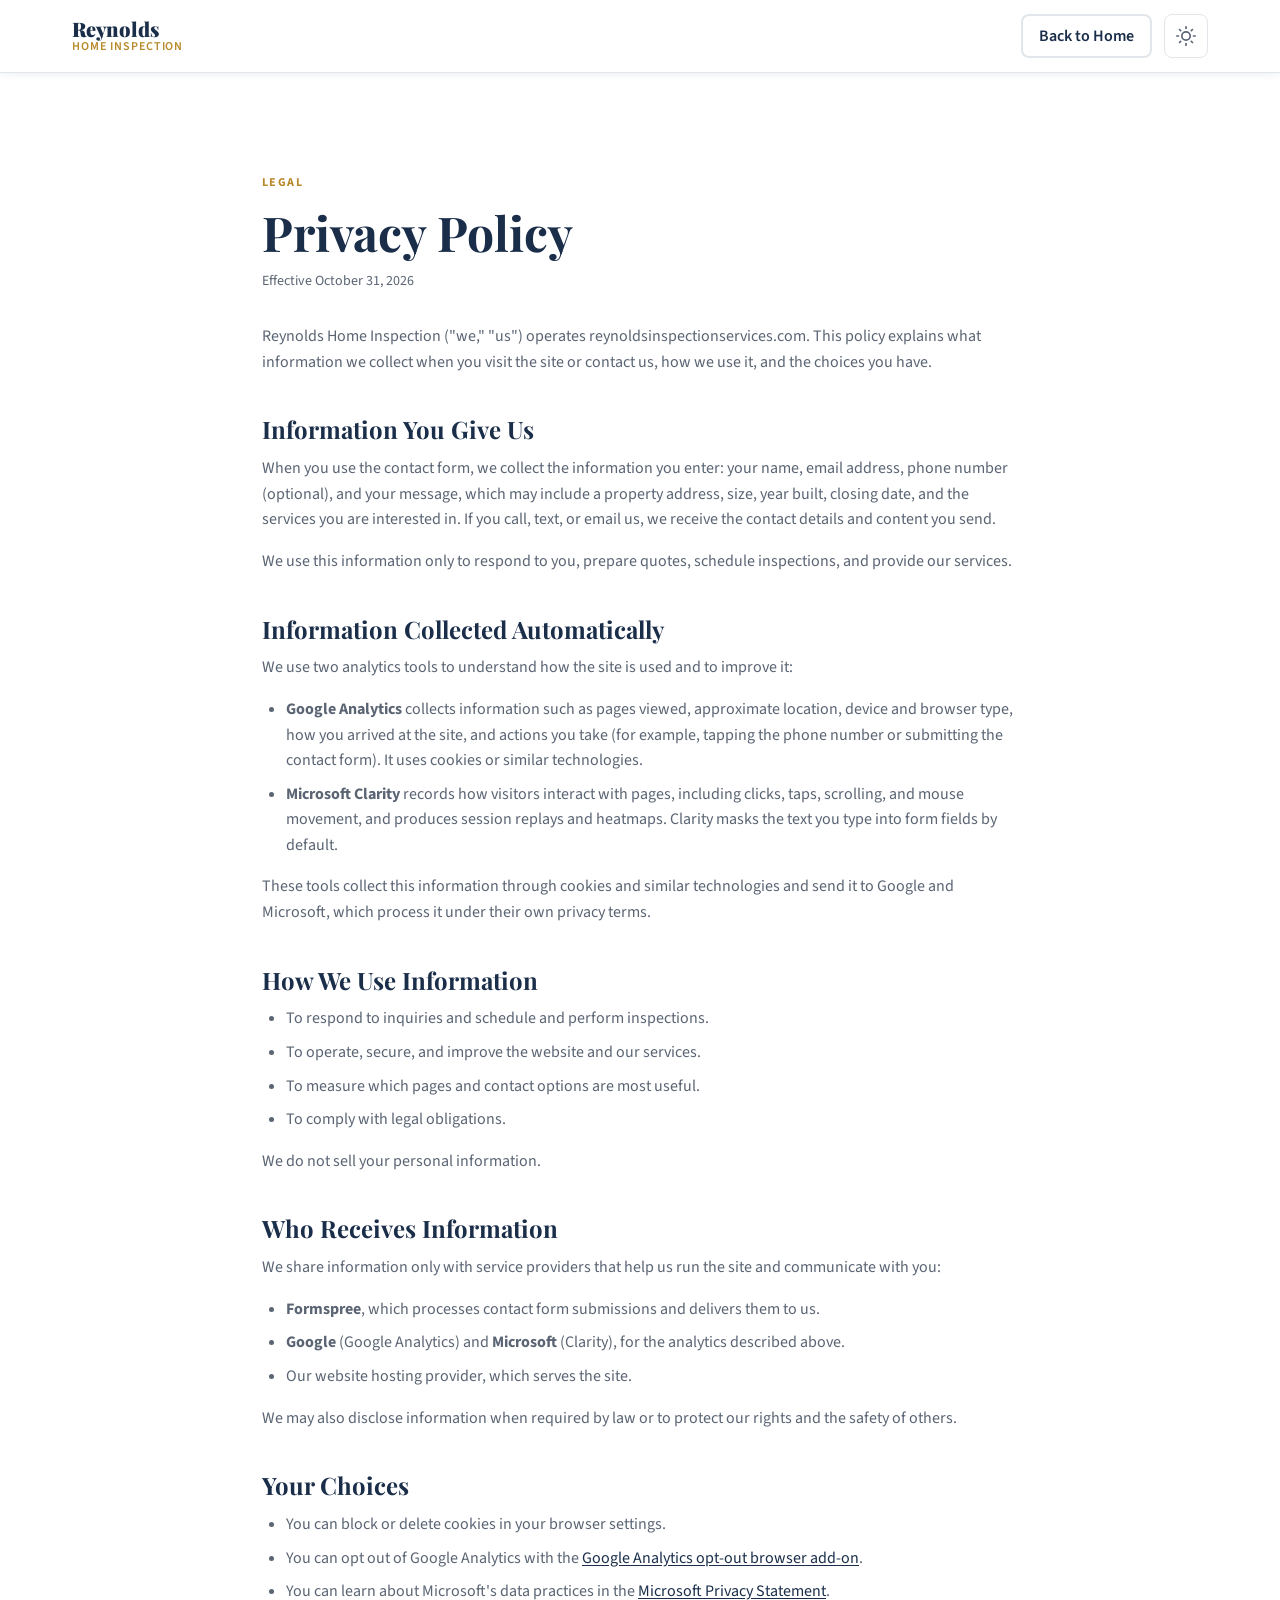
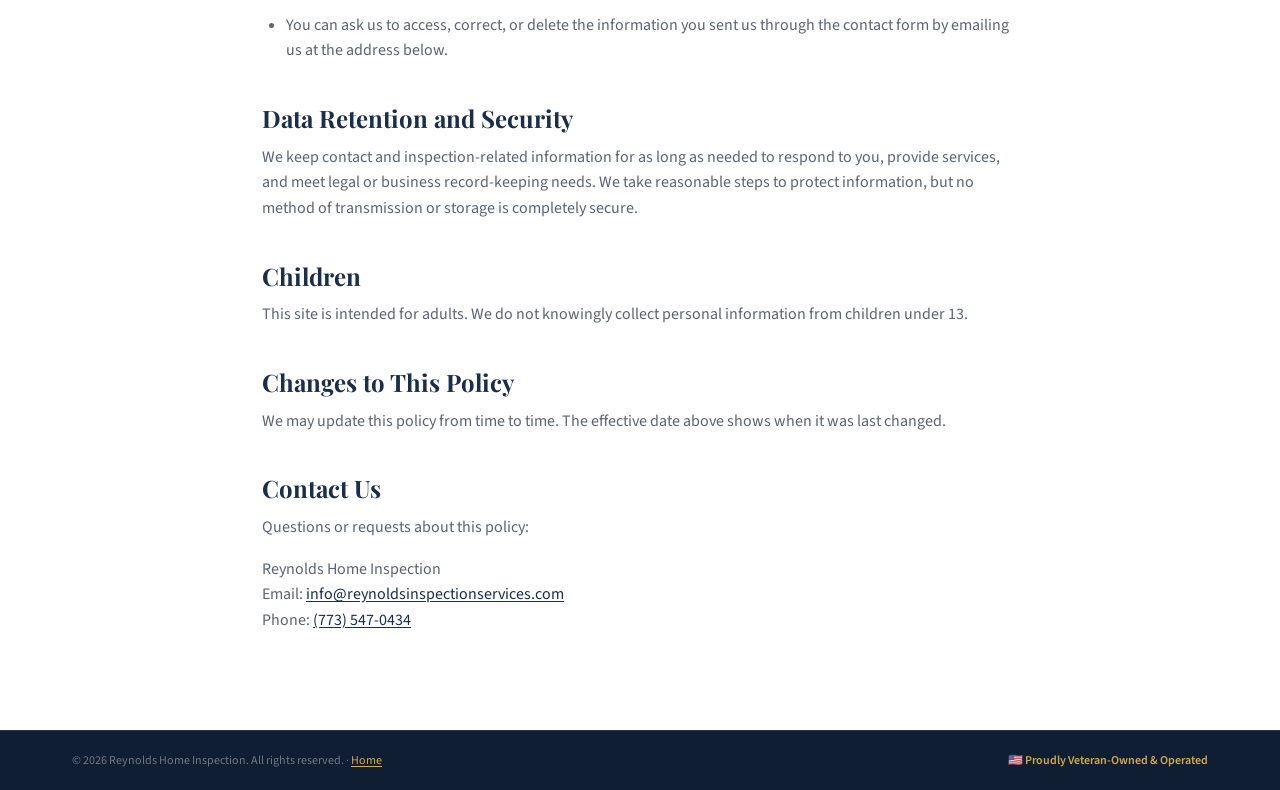
<file: privacy.html>
<!DOCTYPE html>
<html lang="en">
<head>
  <meta charset="UTF-8">
  <meta name="viewport" content="width=device-width, initial-scale=1.0">
  <title>Privacy Policy | Reynolds Home Inspection</title>
  <meta name="description" content="How Reynolds Home Inspection collects, uses, and protects information when you visit reynoldsinspectionservices.com or contact us.">
  <link rel="canonical" href="https://reynoldsinspectionservices.com/privacy.html">

  <!-- Google tag (gtag.js) -->
  <script async src="https://www.googletagmanager.com/gtag/js?id=G-12Y1KSW8J0"></script>
  <script>
    window.dataLayer = window.dataLayer || [];
    function gtag(){dataLayer.push(arguments);}
    gtag('js', new Date());
    gtag('config', 'G-12Y1KSW8J0');
  </script>

  <!-- Microsoft Clarity -->
  <script type="text/javascript">
    (function(c,l,a,r,i,t,y){
        c[a]=c[a]||function(){(c[a].q=c[a].q||[]).push(arguments)};
        t=l.createElement(r);t.async=1;t.src="https://www.clarity.ms/tag/"+i;
        y=l.getElementsByTagName(r)[0];y.parentNode.insertBefore(t,y);
    })(window, document, "clarity", "script", "x6fz7l21o5");
  </script>

  <link rel="stylesheet" href="styles.css">
  <link rel="preconnect" href="https://fonts.googleapis.com">
  <link rel="preconnect" href="https://fonts.gstatic.com" crossorigin>
  <link href="https://fonts.googleapis.com/css2?family=Playfair+Display:wght@700;900&family=Source+Sans+3:wght@400;500;600;700&display=swap" rel="stylesheet">
</head>
<body>

  <a href="#main-content" class="skip-link">Skip to main content</a>

  <header class="site-header" role="banner">
    <div class="container header-inner">
      <a href="index.html" class="logo" aria-label="Reynolds Home Inspection — Home">
        <span class="logo-main">Reynolds</span>
        <span class="logo-sub">Home Inspection</span>
      </a>
      <div class="header-actions">
        <a href="index.html" class="btn btn-outline legal-back">Back to Home</a>
        <button class="theme-toggle" id="themeToggle" aria-label="Toggle dark mode" aria-pressed="false">
          <svg class="icon-sun" aria-hidden="true" focusable="false" width="20" height="20" viewBox="0 0 24 24" fill="none" stroke="currentColor" stroke-width="2" stroke-linecap="round" stroke-linejoin="round"><circle cx="12" cy="12" r="5"/><line x1="12" y1="1" x2="12" y2="3"/><line x1="12" y1="21" x2="12" y2="23"/><line x1="4.22" y1="4.22" x2="5.64" y2="5.64"/><line x1="18.36" y1="18.36" x2="19.78" y2="19.78"/><line x1="1" y1="12" x2="3" y2="12"/><line x1="21" y1="12" x2="23" y2="12"/><line x1="4.22" y1="19.78" x2="5.64" y2="18.36"/><line x1="18.36" y1="5.64" x2="19.78" y2="4.22"/></svg>
          <svg class="icon-moon" aria-hidden="true" focusable="false" width="20" height="20" viewBox="0 0 24 24" fill="none" stroke="currentColor" stroke-width="2" stroke-linecap="round" stroke-linejoin="round"><path d="M21 12.79A9 9 0 1 1 11.21 3 7 7 0 0 0 21 12.79z"/></svg>
        </button>
      </div>
    </div>
  </header>

  <main id="main-content">
    <section class="legal-section" aria-labelledby="privacy-heading">
      <div class="container legal-inner">

        <span class="section-label">Legal</span>
        <h1 id="privacy-heading">Privacy Policy</h1>
        <p class="legal-updated">Effective October 31, 2026</p>

        <p>Reynolds Home Inspection ("we," "us") operates reynoldsinspectionservices.com. This policy explains what information we collect when you visit the site or contact us, how we use it, and the choices you have.</p>

        <h2>Information You Give Us</h2>
        <p>When you use the contact form, we collect the information you enter: your name, email address, phone number (optional), and your message, which may include a property address, size, year built, closing date, and the services you are interested in. If you call, text, or email us, we receive the contact details and content you send.</p>
        <p>We use this information only to respond to you, prepare quotes, schedule inspections, and provide our services.</p>

        <h2>Information Collected Automatically</h2>
        <p>We use two analytics tools to understand how the site is used and to improve it:</p>
        <ul>
          <li><strong>Google Analytics</strong> collects information such as pages viewed, approximate location, device and browser type, how you arrived at the site, and actions you take (for example, tapping the phone number or submitting the contact form). It uses cookies or similar technologies.</li>
          <li><strong>Microsoft Clarity</strong> records how visitors interact with pages, including clicks, taps, scrolling, and mouse movement, and produces session replays and heatmaps. Clarity masks the text you type into form fields by default.</li>
        </ul>
        <p>These tools collect this information through cookies and similar technologies and send it to Google and Microsoft, which process it under their own privacy terms.</p>

        <h2>How We Use Information</h2>
        <ul>
          <li>To respond to inquiries and schedule and perform inspections.</li>
          <li>To operate, secure, and improve the website and our services.</li>
          <li>To measure which pages and contact options are most useful.</li>
          <li>To comply with legal obligations.</li>
        </ul>
        <p>We do not sell your personal information.</p>

        <h2>Who Receives Information</h2>
        <p>We share information only with service providers that help us run the site and communicate with you:</p>
        <ul>
          <li><strong>Formspree</strong>, which processes contact form submissions and delivers them to us.</li>
          <li><strong>Google</strong> (Google Analytics) and <strong>Microsoft</strong> (Clarity), for the analytics described above.</li>
          <li>Our website hosting provider, which serves the site.</li>
        </ul>
        <p>We may also disclose information when required by law or to protect our rights and the safety of others.</p>

        <h2>Your Choices</h2>
        <ul>
          <li>You can block or delete cookies in your browser settings.</li>
          <li>You can opt out of Google Analytics with the <a href="https://tools.google.com/dlpage/gaoptout" rel="noopener" target="_blank">Google Analytics opt-out browser add-on</a>.</li>
          <li>You can learn about Microsoft's data practices in the <a href="https://privacy.microsoft.com/privacystatement" rel="noopener" target="_blank">Microsoft Privacy Statement</a>.</li>
          <li>You can ask us to access, correct, or delete the information you sent us through the contact form by emailing us at the address below.</li>
        </ul>

        <h2>Data Retention and Security</h2>
        <p>We keep contact and inspection-related information for as long as needed to respond to you, provide services, and meet legal or business record-keeping needs. We take reasonable steps to protect information, but no method of transmission or storage is completely secure.</p>

        <h2>Children</h2>
        <p>This site is intended for adults. We do not knowingly collect personal information from children under 13.</p>

        <h2>Changes to This Policy</h2>
        <p>We may update this policy from time to time. The effective date above shows when it was last changed.</p>

        <h2>Contact Us</h2>
        <p>Questions or requests about this policy:</p>
        <p>
          Reynolds Home Inspection<br>
          Email: <a href="mailto:info@reynoldsinspectionservices.com">info@reynoldsinspectionservices.com</a><br>
          Phone: <a href="tel:+17735470434">(773) 547-0434</a>
        </p>

      </div>
    </section>
  </main>

  <footer class="site-footer" role="contentinfo">
    <div class="footer-bottom">
      <div class="container footer-bottom-inner">
        <p>&copy; <span id="currentYear"></span> Reynolds Home Inspection. All rights reserved. · <a href="index.html" class="footer-privacy-link">Home</a></p>
        <p class="footer-veteran">&#127482;&#127480; Proudly Veteran-Owned &amp; Operated</p>
      </div>
    </div>
  </footer>

  <script src="script.js"></script>
</body>
</html>
</file>
<file: styles.css>
/* ============================================================
   REYNOLDS HOME INSPECTION — styles.css
   ============================================================
   Architecture:
   1. CSS Custom Properties (Theme Variables)
   2. Reset & Base
   3. Typography
   4. Layout Utilities
   5. Buttons
   6. Header & Navigation
   7. Hero Section
   8. Trust & Credentials Section
   9. Process (3-Step) Section
   10. About Section
   11. Services Section
   12. Agent Partner Hub Section
   13. Testimonials Section
   14. Contact Section
   15. Footer
   16. Sticky Mobile Call Button
   17. Accessibility Utilities
   18. Dark Mode Overrides
   19. Responsive Breakpoints
   ============================================================ */

/* ============================================================
   1. CSS CUSTOM PROPERTIES (Theme Variables)
   EDITABLE: All colors and spacing tokens live here.
   Change these to update the site's visual theme globally.
   ============================================================ */

:root {
  /* --- Light Theme Colors --- */
  --color-navy:       #1a2e4a;       /* Primary brand color - Navy Blue */
  --color-navy-dark:  #0f1e33;       /* Darker navy for hovers */
  --color-navy-light: #2a4a72;       /* Lighter navy */
  --color-gold:       #b8892a;       /* Accent - Deep Gold */
  --color-gold-light: #d4a84b;       /* Lighter gold for hovers */
  --color-white:      #ffffff;
  --color-gray-50:    #f8f9fa;
  --color-gray-100:   #f0f2f5;
  --color-gray-200:   #e2e6ea;
  --color-gray-400:   #9aa3ae;
  --color-gray-600:   #5a6473;
  --color-gray-800:   #2c3540;
  --color-gray-900:   #1a2029;

  /* --- Semantic Color Tokens --- */
  --bg-body:          var(--color-white);
  --bg-section-alt:   var(--color-gray-50);
  --bg-header:        var(--color-white);
  --text-primary:     var(--color-gray-800);
  --text-secondary:   var(--color-gray-600);
  --text-heading:     var(--color-navy);
  --text-on-dark:     var(--color-white);
  --border-color:     var(--color-gray-200);
  --card-bg:          var(--color-white);
  --card-shadow:      0 2px 16px rgba(26, 46, 74, 0.08);
  --card-shadow-hover:0 8px 32px rgba(26, 46, 74, 0.16);
  --input-bg:         var(--color-white);
  --input-border:     var(--color-gray-200);
  --input-focus-border: var(--color-navy);

  /* --- Typography --- */
  --font-display:     'Playfair Display', Georgia, 'Times New Roman', serif;
  --font-body:        'Source Sans 3', 'Segoe UI', system-ui, sans-serif;

  --text-xs:   0.75rem;    /* 12px */
  --text-sm:   0.875rem;   /* 14px */
  --text-base: 1rem;       /* 16px */
  --text-lg:   1.125rem;   /* 18px */
  --text-xl:   1.25rem;    /* 20px */
  --text-2xl:  1.5rem;     /* 24px */
  --text-3xl:  1.875rem;   /* 30px */
  --text-4xl:  2.25rem;    /* 36px */
  --text-5xl:  3rem;       /* 48px */

  --leading-tight:  1.2;
  --leading-snug:   1.35;
  --leading-normal: 1.6;

  /* --- Spacing --- */
  --space-1:  0.25rem;
  --space-2:  0.5rem;
  --space-3:  0.75rem;
  --space-4:  1rem;
  --space-5:  1.25rem;
  --space-6:  1.5rem;
  --space-8:  2rem;
  --space-10: 2.5rem;
  --space-12: 3rem;
  --space-16: 4rem;
  --space-20: 5rem;
  --space-24: 6rem;

  /* --- Layout --- */
  --container-max:  1200px;
  --header-height:  72px;
  --section-pad:    var(--space-20);
  --border-radius:  8px;
  --border-radius-lg: 16px;

  /* --- Transitions --- */
  --transition-fast:   0.15s ease;
  --transition-normal: 0.25s ease;
  --transition-slow:   0.4s ease;
}

/* ============================================================
   1b. DARK THEME VARIABLES
   Toggled by adding [data-theme="dark"] to <html>.
   ============================================================ */

[data-theme="dark"] {
  --bg-body:            #0f1e33;
  --bg-section-alt:     #0c1929;
  --bg-header:          #0f1e33;
  --text-primary:       #d8dde5;
  --text-secondary:     #8d98a8;
  --text-heading:       #e8edf5;
  --border-color:       #1e3250;
  --card-bg:            #162540;
  --card-shadow:        0 2px 16px rgba(0, 0, 0, 0.4);
  --card-shadow-hover:  0 8px 32px rgba(0, 0, 0, 0.6);
  --input-bg:           #1a2e4a;
  --input-border:       #2a4a72;
  --input-focus-border: var(--color-gold-light);
}

/* ============================================================
   2. RESET & BASE
   ============================================================ */

*, *::before, *::after {
  box-sizing: border-box;
  margin: 0;
  padding: 0;
}

html {
  scroll-behavior: smooth;
  scroll-padding-top: var(--header-height);
  -webkit-text-size-adjust: 100%;
}

body {
  font-family: var(--font-body);
  font-size: var(--text-base);
  line-height: var(--leading-normal);
  color: var(--text-primary);
  background-color: var(--bg-body);
  transition: background-color var(--transition-slow), color var(--transition-slow);
  -webkit-font-smoothing: antialiased;
  -moz-osx-font-smoothing: grayscale;
}

img {
  display: block;
  max-width: 100%;
  height: auto;
}

a {
  color: var(--color-navy);
  text-decoration: none;
  transition: color var(--transition-fast), opacity var(--transition-fast);
}

[data-theme="dark"] a {
  color: var(--color-gold-light);
}

a:hover {
  opacity: 0.85;
}

ul[role="list"] {
  list-style: none;
}

/* ============================================================
   3. TYPOGRAPHY
   ============================================================ */

h1, h2, h3, h4, h5, h6 {
  font-family: var(--font-display);
  font-weight: 700;
  line-height: var(--leading-tight);
  color: var(--text-heading);
  transition: color var(--transition-slow);
}

h1 { font-size: clamp(var(--text-3xl), 5vw, var(--text-5xl)); }
h2 { font-size: clamp(var(--text-2xl), 4vw, var(--text-4xl)); }
h3 { font-size: clamp(var(--text-xl), 2.5vw, var(--text-2xl)); }
h4 { font-size: var(--text-lg); font-weight: 600; font-family: var(--font-body); }

p { margin-bottom: var(--space-4); }
p:last-child { margin-bottom: 0; }

/* ============================================================
   4. LAYOUT UTILITIES
   ============================================================ */

.container {
  width: 100%;
  max-width: var(--container-max);
  margin-left: auto;
  margin-right: auto;
  padding-left: var(--space-6);
  padding-right: var(--space-6);
}

.section-label {
  display: inline-block;
  font-family: var(--font-body);
  font-size: var(--text-xs);
  font-weight: 700;
  letter-spacing: 0.12em;
  text-transform: uppercase;
  color: var(--color-gold);
  margin-bottom: var(--space-3);
}

.section-header {
  text-align: center;
  max-width: 700px;
  margin: 0 auto var(--space-12);
}

.section-header h2 {
  margin-bottom: var(--space-4);
}

.section-intro {
  font-size: var(--text-lg);
  color: var(--text-secondary);
  line-height: var(--leading-normal);
  margin-bottom: 0;
}

/* ============================================================
   5. BUTTONS
   ============================================================ */

.btn {
  display: inline-flex;
  align-items: center;
  justify-content: center;
  gap: var(--space-2);
  font-family: var(--font-body);
  font-size: var(--text-base);
  font-weight: 600;
  line-height: 1;
  padding: 0.875rem 1.75rem;
  border-radius: var(--border-radius);
  border: 2px solid transparent;
  cursor: pointer;
  text-decoration: none;
  white-space: nowrap;
  transition: background-color var(--transition-fast),
              border-color var(--transition-fast),
              color var(--transition-fast),
              transform var(--transition-fast),
              box-shadow var(--transition-fast);
  min-height: 44px; /* Accessibility: minimum touch target */
  min-width: 44px;
}

.btn:focus-visible {
  outline: 3px solid var(--color-gold);
  outline-offset: 3px;
}

.btn-lg {
  font-size: var(--text-lg);
  padding: 1.125rem 2.25rem;
}

.btn-block {
  width: 100%;
}

/* Primary: Gold */
.btn-primary {
  background-color: var(--color-gold);
  color: var(--color-white);
  border-color: var(--color-gold);
}
.btn-primary:hover {
  background-color: var(--color-gold-light);
  border-color: var(--color-gold-light);
  color: var(--color-white);
  transform: translateY(-1px);
  box-shadow: 0 4px 16px rgba(184, 137, 42, 0.35);
  opacity: 1;
}
.btn-primary:active {
  transform: translateY(0);
}

/* Secondary: White outline on dark bg */
.btn-secondary {
  background-color: transparent;
  color: var(--color-white);
  border-color: rgba(255, 255, 255, 0.6);
}
.btn-secondary:hover {
  background-color: rgba(255, 255, 255, 0.1);
  border-color: var(--color-white);
  color: var(--color-white);
  opacity: 1;
}

/* Outline: Navy outline */
.btn-outline {
  background-color: transparent;
  color: var(--text-heading);
  border-color: var(--border-color);
}
.btn-outline:hover {
  border-color: var(--color-navy);
  color: var(--color-navy);
  opacity: 1;
}
[data-theme="dark"] .btn-outline {
  color: var(--text-heading);
  border-color: var(--input-border);
}
[data-theme="dark"] .btn-outline:hover {
  border-color: var(--color-gold-light);
  color: var(--color-gold-light);
}

/* ============================================================
   6. HEADER & NAVIGATION
   ============================================================ */

.site-header {
  position: sticky;
  top: 0;
  z-index: 1000;
  background-color: var(--bg-header);
  border-bottom: 1px solid var(--border-color);
  box-shadow: 0 1px 8px rgba(26, 46, 74, 0.08);
  transition: background-color var(--transition-slow), border-color var(--transition-slow);
}

.header-inner {
  display: flex;
  align-items: center;
  justify-content: space-between;
  gap: var(--space-6);
  height: var(--header-height);
}

/* Logo */
.logo {
  display: flex;
  flex-direction: column;
  line-height: 1.1;
  color: var(--text-heading);
  text-decoration: none;
  flex-shrink: 0;
}
.logo:hover { opacity: 0.9; }
.logo-main {
  font-family: var(--font-display);
  font-weight: 900;
  font-size: var(--text-xl);
  color: var(--color-navy);
  letter-spacing: -0.01em;
}
[data-theme="dark"] .logo-main { color: var(--color-white); }
.logo-sub {
  font-family: var(--font-body);
  font-size: var(--text-xs);
  font-weight: 600;
  letter-spacing: 0.08em;
  text-transform: uppercase;
  color: var(--color-gold);
}

/* Desktop Nav */
.nav-desktop {
  display: none;
}
.nav-desktop ul {
  display: flex;
  align-items: center;
  gap: var(--space-6);
}
.nav-desktop a {
  font-size: var(--text-sm);
  font-weight: 600;
  letter-spacing: 0.04em;
  text-transform: uppercase;
  color: var(--text-secondary);
  text-decoration: none;
  padding: var(--space-2) var(--space-1);
  border-bottom: 2px solid transparent;
  transition: color var(--transition-fast), border-color var(--transition-fast);
}
.nav-desktop a:hover {
  color: var(--color-navy);
  border-bottom-color: var(--color-gold);
  opacity: 1;
}
[data-theme="dark"] .nav-desktop a:hover {
  color: var(--color-gold-light);
}

/* Header Actions */
.header-actions {
  display: flex;
  align-items: center;
  gap: var(--space-3);
}

.header-phone {
  display: none;
  align-items: center;
  gap: var(--space-2);
  font-size: var(--text-sm);
  font-weight: 700;
  color: var(--color-navy);
  text-decoration: none;
  padding: var(--space-2) var(--space-4);
  border-radius: var(--border-radius);
  background-color: var(--color-gray-100);
  transition: background-color var(--transition-fast), color var(--transition-fast);
}
.header-phone:hover {
  background-color: var(--color-navy);
  color: var(--color-white);
  opacity: 1;
}
[data-theme="dark"] .header-phone {
  color: var(--color-gold-light);
  background-color: var(--card-bg);
}

/* Theme Toggle */
.theme-toggle {
  display: flex;
  align-items: center;
  justify-content: center;
  width: 44px;
  height: 44px;
  background: transparent;
  border: 1px solid var(--border-color);
  border-radius: var(--border-radius);
  cursor: pointer;
  color: var(--text-secondary);
  transition: color var(--transition-fast), border-color var(--transition-fast), background-color var(--transition-fast);
}
.theme-toggle:hover {
  color: var(--color-navy);
  background-color: var(--color-gray-100);
}
[data-theme="dark"] .theme-toggle:hover {
  color: var(--color-gold-light);
  background-color: var(--card-bg);
}
.theme-toggle:focus-visible {
  outline: 3px solid var(--color-gold);
  outline-offset: 2px;
}
.icon-sun, .icon-moon { transition: opacity var(--transition-fast); }
/* Light mode: show sun, hide moon */
.icon-moon { display: none; }
.icon-sun  { display: block; }
/* Dark mode: show moon, hide sun */
[data-theme="dark"] .icon-moon { display: block; }
[data-theme="dark"] .icon-sun  { display: none; }

/* Hamburger */
.hamburger {
  display: flex;
  flex-direction: column;
  justify-content: center;
  align-items: center;
  gap: 5px;
  width: 44px;
  height: 44px;
  background: transparent;
  border: 1px solid var(--border-color);
  border-radius: var(--border-radius);
  cursor: pointer;
  padding: var(--space-2);
}
.hamburger:focus-visible {
  outline: 3px solid var(--color-gold);
  outline-offset: 2px;
}
.hamburger-bar {
  display: block;
  width: 20px;
  height: 2px;
  background-color: var(--text-primary);
  border-radius: 2px;
  transition: transform var(--transition-fast), opacity var(--transition-fast);
}

/* Hamburger open state */
.hamburger[aria-expanded="true"] .hamburger-bar:nth-child(1) {
  transform: translateY(7px) rotate(45deg);
}
.hamburger[aria-expanded="true"] .hamburger-bar:nth-child(2) {
  opacity: 0;
}
.hamburger[aria-expanded="true"] .hamburger-bar:nth-child(3) {
  transform: translateY(-7px) rotate(-45deg);
}

/* Mobile Nav Menu */
.nav-mobile {
  display: none;
  border-top: 1px solid var(--border-color);
  background-color: var(--bg-header);
  transition: background-color var(--transition-slow);
}
.nav-mobile.is-open {
  display: block;
}
.nav-mobile ul {
  display: flex;
  flex-direction: column;
}
.mobile-nav-link {
  display: block;
  padding: var(--space-4) var(--space-6);
  font-size: var(--text-base);
  font-weight: 600;
  color: var(--text-primary);
  border-bottom: 1px solid var(--border-color);
  text-decoration: none;
  transition: background-color var(--transition-fast), color var(--transition-fast);
}
.mobile-nav-link:hover {
  background-color: var(--color-gray-50);
  color: var(--color-navy);
  opacity: 1;
}
[data-theme="dark"] .mobile-nav-link:hover {
  background-color: var(--card-bg);
}
.mobile-nav-call {
  color: var(--color-gold);
  font-weight: 700;
}

/* ============================================================
   7. HERO SECTION
   ============================================================ */

.hero {
  position: relative;
  min-height: 90vh;
  display: flex;
  align-items: center;
  padding: var(--space-24) 0;
  overflow: hidden;
}

/* Hero Background Image placeholder */
.hero-bg {
  position: absolute;
  inset: 0;
  z-index: 0;
  /*
  EDITABLE HERO IMAGE:
  Replace the gradient below with your actual background image.
  Example: background-image: url('images/hero-bg.jpg');
  Recommended: Chicago neighborhood, house exterior, or skyline.
  */
  background-image:
    linear-gradient(135deg, #1a2e4a 0%, #2a4a72 40%, #1e3a5c 70%, #0f1e33 100%);
  background-size: cover;
  background-position: center;
}

/* Subtle texture overlay for depth */
.hero-bg::after {
  content: '';
  position: absolute;
  inset: 0;
  background-image: url("data:image/svg+xml,%3Csvg width='60' height='60' viewBox='0 0 60 60' xmlns='http://www.w3.org/2000/svg'%3E%3Cg fill='none' fill-rule='evenodd'%3E%3Cg fill='%23ffffff' fill-opacity='0.03'%3E%3Cpath d='M36 34v-4h-2v4h-4v2h4v4h2v-4h4v-2h-4zm0-30V0h-2v4h-4v2h4v4h2V6h4V4h-4zM6 34v-4H4v4H0v2h4v4h2v-4h4v-2H6zM6 4V0H4v4H0v2h4v4h2V6h4V4H6z'/%3E%3C/g%3E%3C/g%3E%3C/svg%3E");
}

.hero-overlay {
  position: absolute;
  inset: 0;
  z-index: 1;
  background: linear-gradient(
    to bottom,
    rgba(15, 30, 51, 0.3) 0%,
    rgba(15, 30, 51, 0.15) 50%,
    rgba(15, 30, 51, 0.5) 100%
  );
}

.hero-content {
  position: relative;
  z-index: 2;
  max-width: 820px;
}

.hero-badge {
  display: inline-flex;
  align-items: center;
  gap: var(--space-2);
  font-size: var(--text-sm);
  font-weight: 600;
  letter-spacing: 0.06em;
  text-transform: uppercase;
  color: var(--color-gold-light);
  background: rgba(184, 137, 42, 0.15);
  border: 1px solid rgba(184, 137, 42, 0.35);
  padding: var(--space-2) var(--space-4);
  border-radius: 100px;
  margin-bottom: var(--space-6);
}

.hero h1 {
  color: var(--color-white);
  margin-bottom: var(--space-6);
  font-weight: 900;
  line-height: var(--leading-snug);
  text-shadow: 0 2px 20px rgba(0, 0, 0, 0.3);
}

.hero-sub {
  font-size: clamp(var(--text-base), 2vw, var(--text-xl));
  color: rgba(255, 255, 255, 0.85);
  line-height: var(--leading-normal);
  margin-bottom: var(--space-6);
  max-width: 660px;
}

/* Trust Badges Row in Hero */
.hero-trust-badges {
  display: flex;
  flex-wrap: wrap;
  gap: var(--space-3);
  margin-bottom: var(--space-8);
}

.hero-trust-badge {
  display: inline-flex;
  align-items: center;
  gap: var(--space-2);
  font-size: var(--text-sm);
  font-weight: 600;
  color: var(--color-white);
  background: rgba(255, 255, 255, 0.1);
  border: 1px solid rgba(255, 255, 255, 0.2);
  padding: var(--space-2) var(--space-4);
  border-radius: 100px;
}

.hero-trust-badge svg {
  color: var(--color-gold-light);
  flex-shrink: 0;
}

.hero-ctas {
  display: flex;
  flex-wrap: wrap;
  gap: var(--space-4);
  margin-bottom: var(--space-8);
}

.hero-service-area {
  font-size: var(--text-sm);
  color: rgba(255, 255, 255, 0.65);
  border-left: 3px solid var(--color-gold);
  padding-left: var(--space-4);
  margin-bottom: 0;
}
.hero-service-area strong {
  color: rgba(255, 255, 255, 0.9);
}

/* ============================================================
   8. TRUST & CREDENTIALS SECTION
   ============================================================ */

.trust-section {
  background-color: var(--color-navy);
  padding: var(--space-12) 0;
  transition: background-color var(--transition-slow);
}

[data-theme="dark"] .trust-section {
  background-color: #0c1929;
  border-top: 1px solid var(--border-color);
  border-bottom: 1px solid var(--border-color);
}

.trust-grid {
  display: grid;
  grid-template-columns: repeat(2, 1fr);
  gap: var(--space-1);
}

.trust-card {
  display: flex;
  flex-direction: column;
  align-items: flex-start;
  gap: var(--space-3);
  padding: var(--space-8);
  background-color: rgba(255, 255, 255, 0.04);
  border: 1px solid rgba(255, 255, 255, 0.08);
  border-radius: var(--border-radius);
  transition: background-color var(--transition-normal);
}
.trust-card:hover {
  background-color: rgba(255, 255, 255, 0.07);
}

.trust-icon {
  color: var(--color-gold);
  flex-shrink: 0;
}

.trust-card h3 {
  color: var(--color-white);
  font-size: var(--text-lg);
  margin-bottom: 0;
}

.trust-card p {
  color: rgba(255, 255, 255, 0.65);
  font-size: var(--text-sm);
  line-height: var(--leading-normal);
  margin-bottom: 0;
}

/* ============================================================
   9. PROCESS — 3-STEP SECTION
   ============================================================ */

.process-section {
  padding: var(--section-pad) 0;
  background-color: var(--bg-section-alt);
  transition: background-color var(--transition-slow);
}

.process-steps {
  display: flex;
  flex-direction: column;
  gap: 0;
}

.process-step {
  display: grid;
  grid-template-columns: 64px 1fr;
  gap: var(--space-6);
  padding: var(--space-10) 0;
  border-top: 1px solid var(--border-color);
}

.process-step:last-child {
  border-bottom: 1px solid var(--border-color);
}

/* Hide the connector divs on mobile — they're visual-only on desktop */
.process-connector {
  display: none;
}

.process-step-number {
  font-family: var(--font-display);
  font-size: clamp(2.5rem, 5vw, 3.5rem);
  font-weight: 900;
  color: var(--color-gold);
  line-height: 1;
  opacity: 0.25;
  flex-shrink: 0;
  padding-top: var(--space-1);
}

.process-step-content {
  display: flex;
  flex-direction: column;
  gap: var(--space-4);
}

.process-step-icon {
  color: var(--color-gold);
  flex-shrink: 0;
}

.process-step-content h3 {
  color: var(--text-heading);
  margin-bottom: 0;
}

.process-step-content p {
  color: var(--text-secondary);
  line-height: var(--leading-normal);
  max-width: 680px;
}

.process-step-content p strong {
  color: var(--text-primary);
  font-weight: 700;
}

.process-step-cta {
  align-self: flex-start;
  margin-top: var(--space-2);
}

/* Sample Report Block inside Step 2 */
.process-step-sample {
  display: flex;
  align-items: flex-start;
  gap: var(--space-4);
  background-color: var(--card-bg);
  border: 1px solid var(--border-color);
  border-left: 4px solid var(--color-gold);
  border-radius: var(--border-radius);
  padding: var(--space-5) var(--space-6);
  box-shadow: var(--card-shadow);
  transition: background-color var(--transition-slow), border-color var(--transition-slow);
}

.process-step-sample svg {
  color: var(--color-gold);
  flex-shrink: 0;
  margin-top: 2px;
}

.process-step-sample-title {
  font-weight: 700;
  font-size: var(--text-base);
  color: var(--text-heading);
  margin-bottom: var(--space-1);
}

.process-step-sample-desc {
  font-size: var(--text-sm);
  color: var(--text-secondary);
  margin-bottom: var(--space-4);
}

.process-step-download {
  font-size: var(--text-sm);
  padding: 0.625rem 1.25rem;
}

/* ============================================================
   10. ABOUT SECTION
   ============================================================ */

.about-section {
  padding: var(--section-pad) 0;
  background-color: var(--bg-body);
  transition: background-color var(--transition-slow);
}

.about-inner {
  display: grid;
  grid-template-columns: 1fr;
  gap: var(--space-12);
  align-items: center;
}

/* About Visual Block */
.about-image-wrapper {
  width: 100%;
  max-width: 480px;
  margin: 0 auto;
}

.about-visual-block {
  width: 100%;
  aspect-ratio: 4/5;
  background: linear-gradient(135deg, var(--color-navy) 0%, var(--color-navy-light) 60%, #1e3a5c 100%);
  border-radius: var(--border-radius-lg);
  display: flex;
  align-items: center;
  justify-content: center;
  overflow: hidden;
  position: relative;
}

.about-visual-block::before {
  content: '';
  position: absolute;
  inset: 0;
  background-image: url("data:image/svg+xml,%3Csvg width='60' height='60' viewBox='0 0 60 60' xmlns='http://www.w3.org/2000/svg'%3E%3Cg fill='none' fill-rule='evenodd'%3E%3Cg fill='%23ffffff' fill-opacity='0.03'%3E%3Cpath d='M36 34v-4h-2v4h-4v2h4v4h2v-4h4v-2h-4zm0-30V0h-2v4h-4v2h4v4h2V6h4V4h-4zM6 34v-4H4v4H0v2h4v4h2v-4h4v-2H6zM6 4V0H4v4H0v2h4v4h2V6h4V4H6z'/%3E%3C/g%3E%3C/g%3E%3C/svg%3E");
}

.about-visual-inner {
  position: relative;
  z-index: 1;
  display: flex;
  flex-direction: column;
  align-items: center;
  gap: var(--space-5);
  padding: var(--space-10);
  text-align: center;
  color: rgba(255, 255, 255, 0.5);
}

.about-visual-label {
  font-family: var(--font-display);
  font-size: var(--text-xl);
  font-weight: 700;
  color: rgba(255, 255, 255, 0.9);
  line-height: var(--leading-snug);
  margin-bottom: 0;
}

.about-visual-badges {
  display: flex;
  flex-direction: column;
  gap: var(--space-2);
  width: 100%;
}

.about-visual-badge {
  display: flex;
  align-items: center;
  gap: var(--space-2);
  justify-content: center;
  font-size: var(--text-sm);
  font-weight: 600;
  color: var(--color-gold-light);
  background: rgba(184, 137, 42, 0.15);
  border: 1px solid rgba(184, 137, 42, 0.3);
  padding: var(--space-2) var(--space-4);
  border-radius: 100px;
}

/* About Copy */
.about-copy {
  display: flex;
  flex-direction: column;
}

.about-copy h2 {
  margin-bottom: var(--space-6);
}

.about-copy p {
  color: var(--text-secondary);
  line-height: var(--leading-normal);
}

.about-note {
  background-color: var(--bg-section-alt);
  border-left: 4px solid var(--color-gold);
  padding: var(--space-4) var(--space-5);
  border-radius: 0 var(--border-radius) var(--border-radius) 0;
  font-size: var(--text-sm);
  color: var(--text-secondary) !important;
  font-style: italic;
  margin-top: var(--space-2);
  margin-bottom: var(--space-6);
}

.about-ctas {
  display: flex;
  flex-wrap: wrap;
  gap: var(--space-4);
  margin-top: var(--space-2);
}

/* ============================================================
   11. SERVICES SECTION
   ============================================================ */

.services-section {
  padding: var(--section-pad) 0;
  background-color: var(--bg-section-alt);
  transition: background-color var(--transition-slow);
}

/* Subsection Labels */
.services-subsection-label {
  font-family: var(--font-body);
  font-size: var(--text-sm);
  font-weight: 700;
  letter-spacing: 0.1em;
  text-transform: uppercase;
  color: var(--color-gold);
  margin-bottom: var(--space-5);
  padding-bottom: var(--space-3);
  border-bottom: 1px solid var(--border-color);
}

.services-subsection-label--addon {
  margin-top: var(--space-16);
}

.services-addon-intro {
  font-size: var(--text-base);
  color: var(--text-secondary);
  max-width: 760px;
  margin-bottom: var(--space-8);
  line-height: var(--leading-normal);
}

.services-grid {
  display: grid;
  grid-template-columns: 1fr;
  gap: var(--space-6);
}

/* Add-on grid: slightly different tone */
.services-grid--addon {
  gap: var(--space-6);
}

.service-card {
  position: relative;
  background-color: var(--card-bg);
  border: 1px solid var(--border-color);
  border-radius: var(--border-radius-lg);
  padding: var(--space-8);
  display: flex;
  flex-direction: column;
  gap: var(--space-4);
  box-shadow: var(--card-shadow);
  transition: box-shadow var(--transition-normal),
              border-color var(--transition-normal),
              background-color var(--transition-slow);
}
.service-card:hover {
  box-shadow: var(--card-shadow-hover);
  border-color: var(--color-gold);
}

/* Featured core card */
.service-card--featured {
  border-color: var(--color-gold);
  box-shadow: 0 4px 24px rgba(184, 137, 42, 0.15);
}
.service-card--featured:hover {
  box-shadow: 0 8px 40px rgba(184, 137, 42, 0.25);
}

/* Add-on cards: subtle left accent bar */
.service-card--addon {
  border-top: 3px solid var(--color-gold);
}

.service-addon-accent {
  /* accent bar handled by border-top on card */
  display: none;
}

.service-featured-badge {
  position: absolute;
  top: -1px;
  right: var(--space-6);
  background-color: var(--color-gold);
  color: var(--color-white);
  font-size: var(--text-xs);
  font-weight: 700;
  letter-spacing: 0.08em;
  text-transform: uppercase;
  padding: var(--space-1) var(--space-3);
  border-radius: 0 0 var(--border-radius) var(--border-radius);
}

.service-icon {
  color: var(--color-gold);
  flex-shrink: 0;
}

.service-card h3 {
  margin-bottom: 0;
}

.service-card p {
  color: var(--text-secondary);
  flex: 1;
  margin-bottom: 0;
}

.service-link {
  display: inline-flex;
  align-items: center;
  gap: var(--space-2);
  font-size: var(--text-sm);
  font-weight: 700;
  color: var(--color-navy);
  text-decoration: none;
  margin-top: var(--space-2);
  transition: gap var(--transition-fast), color var(--transition-fast);
}
[data-theme="dark"] .service-link { color: var(--color-gold-light); }
.service-link:hover {
  gap: var(--space-3);
  opacity: 1;
}

.services-bottom-cta {
  text-align: center;
  margin-top: var(--space-12);
  padding-top: var(--space-8);
  border-top: 1px solid var(--border-color);
}
.services-bottom-cta p {
  color: var(--text-secondary);
  font-size: var(--text-lg);
  margin-bottom: var(--space-4);
}

/* ============================================================
   12. AGENT PARTNER HUB SECTION
   ============================================================ */

.agents-section {
  padding: var(--section-pad) 0;
  background-color: var(--color-navy);
  transition: background-color var(--transition-slow);
}

[data-theme="dark"] .agents-section {
  background-color: #0c1929;
}

.agents-inner {
  display: grid;
  grid-template-columns: 1fr;
  gap: var(--space-12);
  align-items: center;
}

.agents-copy .section-label {
  color: var(--color-gold-light);
}

.agents-copy h2 {
  color: var(--color-white);
  margin-bottom: var(--space-6);
}

.agents-copy p {
  color: rgba(255, 255, 255, 0.72);
  line-height: var(--leading-normal);
}

.agents-highlights {
  display: flex;
  flex-direction: column;
  gap: var(--space-3);
  margin: var(--space-6) 0;
}

.agents-highlight-item {
  display: flex;
  align-items: flex-start;
  gap: var(--space-3);
  font-size: var(--text-base);
  color: rgba(255, 255, 255, 0.85);
}

.agents-highlight-item svg {
  color: var(--color-gold);
  flex-shrink: 0;
  margin-top: 2px;
}

.agents-ctas {
  display: flex;
  flex-wrap: wrap;
  gap: var(--space-4);
  margin-top: var(--space-6);
}

.agents-ctas .btn-outline {
  color: rgba(255, 255, 255, 0.85);
  border-color: rgba(255, 255, 255, 0.3);
}
.agents-ctas .btn-outline:hover {
  color: var(--color-white);
  border-color: var(--color-white);
}

/* Agent Stats Visual Block */
.agents-visual {
  display: flex;
  justify-content: center;
}

.agents-stat-block {
  display: grid;
  grid-template-columns: repeat(2, 1fr);
  gap: var(--space-1);
  width: 100%;
  max-width: 440px;
}

.agents-stat {
  display: flex;
  flex-direction: column;
  align-items: center;
  justify-content: center;
  padding: var(--space-8) var(--space-6);
  background: rgba(255, 255, 255, 0.05);
  border: 1px solid rgba(255, 255, 255, 0.08);
  border-radius: var(--border-radius);
  text-align: center;
  gap: var(--space-2);
  transition: background-color var(--transition-normal);
}

.agents-stat:hover {
  background: rgba(255, 255, 255, 0.08);
}

.agents-stat-value {
  font-family: var(--font-display);
  font-size: clamp(var(--text-2xl), 4vw, var(--text-4xl));
  font-weight: 900;
  color: var(--color-gold-light);
  line-height: 1;
}

.agents-stat-label {
  font-size: var(--text-xs);
  font-weight: 600;
  letter-spacing: 0.06em;
  text-transform: uppercase;
  color: rgba(255, 255, 255, 0.5);
}

/* ============================================================
   13. TESTIMONIALS SECTION
   ============================================================ */

.testimonials-section {
  padding: var(--section-pad) 0;
  background-color: var(--bg-body);
  transition: background-color var(--transition-slow);
}

/* Developer notice for placeholder testimonials */
.testimonials-placeholder-notice {
  background: #fff3cd;
  border: 1px solid #ffc107;
  border-radius: var(--border-radius);
  padding: var(--space-3) var(--space-5);
  font-size: var(--text-sm);
  color: #856404;
  margin-bottom: var(--space-8);
  text-align: center;
}
[data-theme="dark"] .testimonials-placeholder-notice {
  background: rgba(255, 193, 7, 0.1);
  border-color: rgba(255, 193, 7, 0.3);
  color: #ffc107;
}

.testimonials-grid {
  display: grid;
  grid-template-columns: 1fr;
  gap: var(--space-6);
}

.testimonial-card {
  background-color: var(--card-bg);
  border: 1px solid var(--border-color);
  border-radius: var(--border-radius-lg);
  padding: var(--space-8);
  display: flex;
  flex-direction: column;
  gap: var(--space-5);
  box-shadow: var(--card-shadow);
  transition: box-shadow var(--transition-normal),
              background-color var(--transition-slow),
              border-color var(--transition-slow);
}
.testimonial-card:hover {
  box-shadow: var(--card-shadow-hover);
  border-color: var(--color-gold);
}

.testimonial-stars {
  font-size: 1.25rem;
  color: var(--color-gold);
  letter-spacing: 0.1em;
}

.testimonial-quote {
  font-size: var(--text-base);
  line-height: var(--leading-normal);
  color: var(--text-primary);
  font-style: italic;
  flex: 1;
  margin-bottom: 0;
}

.testimonial-footer {
  display: flex;
  flex-direction: column;
  gap: var(--space-1);
  padding-top: var(--space-4);
  border-top: 1px solid var(--border-color);
}
.testimonial-name {
  font-weight: 700;
  font-size: var(--text-base);
  color: var(--text-heading);
}
.testimonial-role {
  font-size: var(--text-sm);
  color: var(--text-secondary);
}

.testimonials-cta {
  text-align: center;
  margin-top: var(--space-12);
}

/* ============================================================
   14. CONTACT SECTION
   ============================================================ */

.contact-section {
  padding: var(--section-pad) 0;
  background-color: var(--bg-section-alt);
  transition: background-color var(--transition-slow);
}

.contact-inner {
  display: grid;
  grid-template-columns: 1fr;
  gap: var(--space-12);
}

/* Contact Info */
.contact-info h2 { margin-bottom: var(--space-5); }
.contact-info > p {
  color: var(--text-secondary);
  font-size: var(--text-lg);
  margin-bottom: var(--space-6);
}

/* Operational Transparency Notice */
.contact-transparency-notice {
  display: flex;
  align-items: flex-start;
  gap: var(--space-4);
  background-color: var(--color-navy);
  border-radius: var(--border-radius);
  padding: var(--space-5) var(--space-6);
  margin-bottom: var(--space-8);
}

[data-theme="dark"] .contact-transparency-notice {
  background-color: #0c1929;
  border: 1px solid var(--border-color);
}

.contact-transparency-icon {
  color: var(--color-gold-light);
  flex-shrink: 0;
  margin-top: 2px;
}

.contact-transparency-text {
  font-size: var(--text-sm);
  font-weight: 500;
  color: rgba(255, 255, 255, 0.82);
  line-height: var(--leading-normal);
  margin-bottom: 0;
  font-style: italic;
}

.contact-details {
  display: flex;
  flex-direction: column;
  gap: var(--space-5);
}

.contact-detail-item {
  display: flex;
  align-items: flex-start;
  gap: var(--space-4);
}

.contact-detail-icon {
  width: 44px;
  height: 44px;
  background-color: var(--card-bg);
  border: 1px solid var(--border-color);
  border-radius: var(--border-radius);
  display: flex;
  align-items: center;
  justify-content: center;
  color: var(--color-gold);
  flex-shrink: 0;
  transition: background-color var(--transition-slow), border-color var(--transition-slow);
}

.contact-label {
  font-size: var(--text-xs);
  font-weight: 700;
  letter-spacing: 0.1em;
  text-transform: uppercase;
  color: var(--color-gold);
  margin-bottom: var(--space-1);
}
.contact-value {
  font-size: var(--text-base);
  color: var(--text-primary);
  margin-bottom: 0;
  line-height: var(--leading-normal);
}
.contact-value--link {
  font-weight: 600;
  color: var(--color-navy);
  text-decoration: none;
  transition: color var(--transition-fast);
}
[data-theme="dark"] .contact-value--link { color: var(--color-gold-light); }
.contact-value--link:hover {
  color: var(--color-gold);
  opacity: 1;
}

/* Contact Form */
.contact-form-wrapper {
  background-color: var(--card-bg);
  border: 1px solid var(--border-color);
  border-radius: var(--border-radius-lg);
  padding: var(--space-8);
  box-shadow: var(--card-shadow);
  transition: background-color var(--transition-slow), border-color var(--transition-slow);
}

.contact-form h3 {
  margin-bottom: var(--space-6);
  color: var(--text-heading);
}

.form-group {
  display: flex;
  flex-direction: column;
  gap: var(--space-2);
  margin-bottom: var(--space-5);
}

.form-label {
  font-size: var(--text-sm);
  font-weight: 600;
  color: var(--text-primary);
}
.required-mark { color: #c0392b; }
.optional-label { font-weight: 400; color: var(--text-secondary); font-size: var(--text-xs); }

.form-input {
  font-family: var(--font-body);
  font-size: var(--text-base);
  color: var(--text-primary);
  background-color: var(--input-bg);
  border: 1.5px solid var(--input-border);
  border-radius: var(--border-radius);
  padding: 0.75rem 1rem;
  width: 100%;
  min-height: 44px;
  transition: border-color var(--transition-fast),
              box-shadow var(--transition-fast),
              background-color var(--transition-slow);
  appearance: none;
}
.form-input::placeholder { color: var(--color-gray-400); }
.form-input:focus {
  outline: none;
  border-color: var(--input-focus-border);
  box-shadow: 0 0 0 3px rgba(26, 46, 74, 0.1);
}
[data-theme="dark"] .form-input:focus {
  box-shadow: 0 0 0 3px rgba(184, 137, 42, 0.2);
}
.form-input.is-error {
  border-color: #c0392b;
  box-shadow: 0 0 0 3px rgba(192, 57, 43, 0.1);
}
.form-textarea {
  min-height: 120px;
  resize: vertical;
}

.form-error {
  font-size: var(--text-sm);
  color: #c0392b;
  font-weight: 500;
  display: none;
}
.form-error.is-visible { display: block; }

.form-status {
  margin-top: var(--space-4);
  padding: var(--space-4);
  border-radius: var(--border-radius);
  font-size: var(--text-sm);
  font-weight: 500;
  display: none;
  text-align: center;
}
.form-status.is-success {
  display: block;
  background: #d1f7e0;
  border: 1px solid #27ae60;
  color: #145a32;
}
[data-theme="dark"] .form-status.is-success {
  background: rgba(39, 174, 96, 0.1);
  border-color: rgba(39, 174, 96, 0.3);
  color: #6fcf97;
}
.form-status.is-error-msg {
  display: block;
  background: #fde8e8;
  border: 1px solid #c0392b;
  color: #7b241c;
}

/* ============================================================
   15. FOOTER
   ============================================================ */

.site-footer {
  background-color: var(--color-navy-dark);
  color: rgba(255, 255, 255, 0.7);
  transition: background-color var(--transition-slow);
}

[data-theme="dark"] .site-footer {
  background-color: #050f1a;
  border-top: 1px solid #0f1e33;
}

.footer-inner {
  display: grid;
  grid-template-columns: 1fr;
  gap: var(--space-10);
  padding-top: var(--space-16);
  padding-bottom: var(--space-12);
}

.footer-logo {
  font-family: var(--font-display);
  font-size: var(--text-2xl);
  font-weight: 900;
  color: var(--color-white);
  margin-bottom: var(--space-2);
}
.footer-tagline {
  font-size: var(--text-sm);
  color: rgba(255, 255, 255, 0.55);
  line-height: var(--leading-normal);
  margin-bottom: var(--space-4);
}
.footer-contact {
  display: flex;
  flex-wrap: wrap;
  gap: var(--space-2);
  align-items: center;
}
.footer-contact-link {
  font-size: var(--text-sm);
  font-weight: 600;
  color: var(--color-gold-light);
  text-decoration: none;
}
.footer-contact-link:hover { color: var(--color-white); opacity: 1; }

.site-footer h4 {
  color: var(--color-white);
  font-size: var(--text-sm);
  font-weight: 700;
  letter-spacing: 0.1em;
  text-transform: uppercase;
  margin-bottom: var(--space-4);
  font-family: var(--font-body);
}
.footer-nav ul, .footer-services ul {
  display: flex;
  flex-direction: column;
  gap: var(--space-3);
}
.footer-nav a, .footer-services a {
  font-size: var(--text-sm);
  color: rgba(255, 255, 255, 0.6);
  text-decoration: none;
  transition: color var(--transition-fast);
}
.footer-nav a:hover, .footer-services a:hover {
  color: var(--color-gold-light);
  opacity: 1;
}

.footer-area p {
  font-size: var(--text-sm);
  color: rgba(255, 255, 255, 0.6);
  margin-bottom: var(--space-2);
}
.footer-suburbs {
  font-size: var(--text-xs) !important;
  color: rgba(255, 255, 255, 0.4) !important;
  font-style: italic;
}

/* Footer Bottom */
.footer-bottom {
  border-top: 1px solid rgba(255, 255, 255, 0.1);
  padding: var(--space-5) 0;
}
.footer-bottom-inner {
  display: flex;
  flex-direction: column;
  gap: var(--space-2);
  text-align: center;
}
.footer-bottom p {
  font-size: var(--text-xs);
  color: rgba(255, 255, 255, 0.4);
  margin-bottom: 0;
}
.footer-veteran {
  font-size: var(--text-xs) !important;
  color: var(--color-gold-light) !important;
  font-weight: 600;
}

/* ============================================================
   16. STICKY MOBILE CALL BUTTON
   Always visible on mobile, drives phone call conversions.
   Hidden on desktop where header phone link is visible.
   ============================================================ */

.sticky-call-btn {
  position: fixed;
  bottom: var(--space-5);
  left: 50%;
  transform: translateX(-50%);
  z-index: 900;
  display: inline-flex;
  align-items: center;
  gap: var(--space-3);
  background-color: var(--color-gold);
  color: var(--color-white);
  font-family: var(--font-body);
  font-size: var(--text-base);
  font-weight: 700;
  padding: 1rem 2rem;
  border-radius: 100px;
  box-shadow: 0 4px 20px rgba(184, 137, 42, 0.5);
  text-decoration: none;
  white-space: nowrap;
  min-height: 56px;
  transition: background-color var(--transition-fast),
              box-shadow var(--transition-fast),
              transform var(--transition-fast);
}
.sticky-call-btn:hover {
  background-color: var(--color-gold-light);
  box-shadow: 0 8px 30px rgba(184, 137, 42, 0.6);
  transform: translateX(-50%) translateY(-2px);
  opacity: 1;
  color: var(--color-white);
}
.sticky-call-btn:focus-visible {
  outline: 3px solid var(--color-white);
  outline-offset: 3px;
}

/* ============================================================
   17. ACCESSIBILITY UTILITIES
   ============================================================ */

/* Skip to main content */
.skip-link {
  position: absolute;
  top: -100%;
  left: var(--space-4);
  background: var(--color-navy);
  color: var(--color-white);
  padding: var(--space-3) var(--space-6);
  border-radius: 0 0 var(--border-radius) var(--border-radius);
  font-weight: 600;
  z-index: 9999;
  text-decoration: none;
  transition: top var(--transition-fast);
}
.skip-link:focus {
  top: 0;
  outline: 3px solid var(--color-gold);
  outline-offset: 2px;
}

/* Screen-reader only utility */
.sr-only {
  position: absolute;
  width: 1px;
  height: 1px;
  padding: 0;
  margin: -1px;
  overflow: hidden;
  clip: rect(0, 0, 0, 0);
  white-space: nowrap;
  border: 0;
}

/* Focus visible for interactive elements */
*:focus-visible {
  outline: 3px solid var(--color-gold);
  outline-offset: 2px;
  border-radius: 2px;
}

/* Remove default focus outline (we rely on :focus-visible) */
*:focus:not(:focus-visible) {
  outline: none;
}

/* ============================================================
   19. RESPONSIVE BREAKPOINTS
   ============================================================ */

/* ---- Tablet: 768px+ ---- */
@media (min-width: 768px) {

  :root {
    --section-pad: var(--space-24);
  }

  /* Header */
  .header-phone { display: flex; }
  .hamburger { display: none; }
  .nav-desktop { display: flex; }
  .nav-mobile { display: none !important; } /* Always hide on tablet+ */

  /* Hero */
  .hero-ctas { flex-wrap: nowrap; }
  .hero-trust-badges { flex-wrap: nowrap; }

  /* Trust Grid: 3 columns */
  .trust-grid { grid-template-columns: repeat(3, 1fr); }

  /* Process: side-by-side number + content */
  .process-step {
    grid-template-columns: 80px 1fr;
    gap: var(--space-8);
  }

  .process-step-number {
    font-size: 4rem;
  }

  /* About */
  .about-inner {
    grid-template-columns: 1fr 1fr;
    gap: var(--space-16);
  }
  .about-image-wrapper {
    margin: 0;
    max-width: none;
  }

  /* Services: 2 columns */
  .services-grid { grid-template-columns: repeat(2, 1fr); }
  .services-grid--addon { grid-template-columns: repeat(2, 1fr); }

  /* Agents */
  .agents-inner {
    grid-template-columns: 1fr 1fr;
    gap: var(--space-16);
    align-items: start;
  }

  /* Testimonials: 2 columns */
  .testimonials-grid { grid-template-columns: repeat(2, 1fr); }

  /* Contact */
  .contact-inner { grid-template-columns: 1fr 1fr; }

  /* Footer */
  .footer-inner { grid-template-columns: repeat(2, 1fr); }
  .footer-bottom-inner {
    flex-direction: row;
    justify-content: space-between;
    text-align: left;
  }

  /* Sticky call button — hide on tablet+ (header has phone) */
  .sticky-call-btn { display: none; }
}

/* ---- Desktop: 1024px+ ---- */
@media (min-width: 1024px) {

  /* Services: 3 columns */
  .services-grid { grid-template-columns: repeat(3, 1fr); }
  .services-grid--addon { grid-template-columns: repeat(2, 1fr); }

  /* Testimonials: 3 columns */
  .testimonials-grid { grid-template-columns: repeat(3, 1fr); }

  /* Footer: 4 columns */
  .footer-inner { grid-template-columns: 2fr 1fr 1fr 1fr; }

  /* Trust: 3 per row already set, ensure alignment */
  .trust-card { padding: var(--space-10); }

  /* Contact: slightly wider info col */
  .contact-inner { grid-template-columns: 5fr 7fr; }

  /* Agents: wider copy */
  .agents-inner { grid-template-columns: 3fr 2fr; }
}

/* ---- Large Desktop: 1280px+ ---- */
@media (min-width: 1280px) {
  .container {
    padding-left: var(--space-8);
    padding-right: var(--space-8);
  }
}

/* ---- Reduce Motion Preference ---- */
@media (prefers-reduced-motion: reduce) {
  *, *::before, *::after {
    animation-duration: 0.01ms !important;
    animation-iteration-count: 1 !important;
    transition-duration: 0.01ms !important;
    scroll-behavior: auto !important;
  }
}

/* ============================================================
   20. LEGAL / PRIVACY PAGE & FOOTER PRIVACY LINK
   ============================================================ */

.footer-privacy-link {
  color: var(--color-gold-light);
  text-decoration: underline;
  text-underline-offset: 2px;
}
.footer-privacy-link:hover { color: var(--color-white); opacity: 1; }

.legal-section {
  padding: var(--section-pad) 0;
  background-color: var(--bg-body);
  min-height: 70vh;
}
.legal-inner { max-width: 820px; }
.legal-inner h1 { margin-bottom: var(--space-2); }
.legal-updated {
  color: var(--text-secondary);
  font-size: var(--text-sm);
  margin-bottom: var(--space-8);
}
.legal-inner h2 {
  font-size: var(--text-2xl);
  margin-top: var(--space-10);
  margin-bottom: var(--space-3);
}
.legal-inner p,
.legal-inner li {
  color: var(--text-secondary);
  line-height: var(--leading-normal);
}
.legal-inner ul {
  margin: 0 0 var(--space-4) var(--space-6);
}
.legal-inner li { margin-bottom: var(--space-2); }
.legal-inner a { text-decoration: underline; text-underline-offset: 2px; }
.legal-back { padding: 0.5rem 1rem; }
</file>
